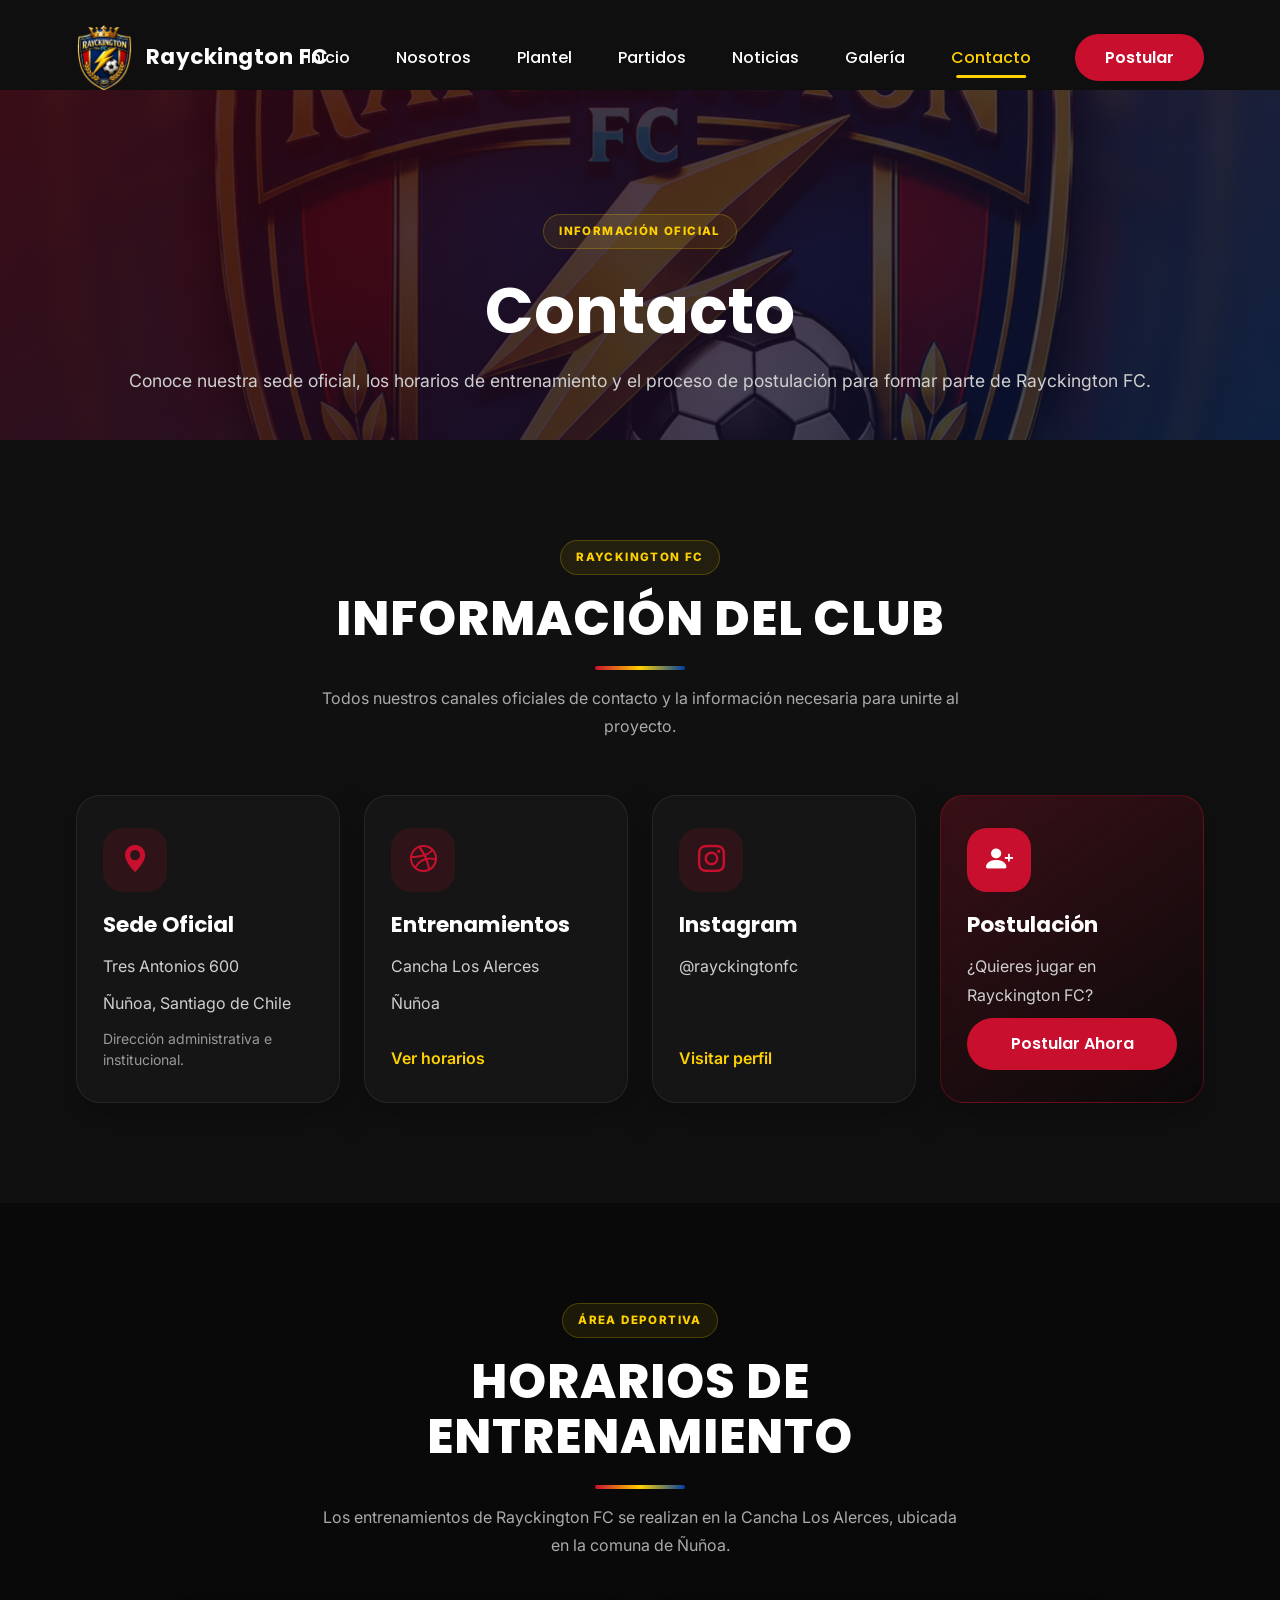
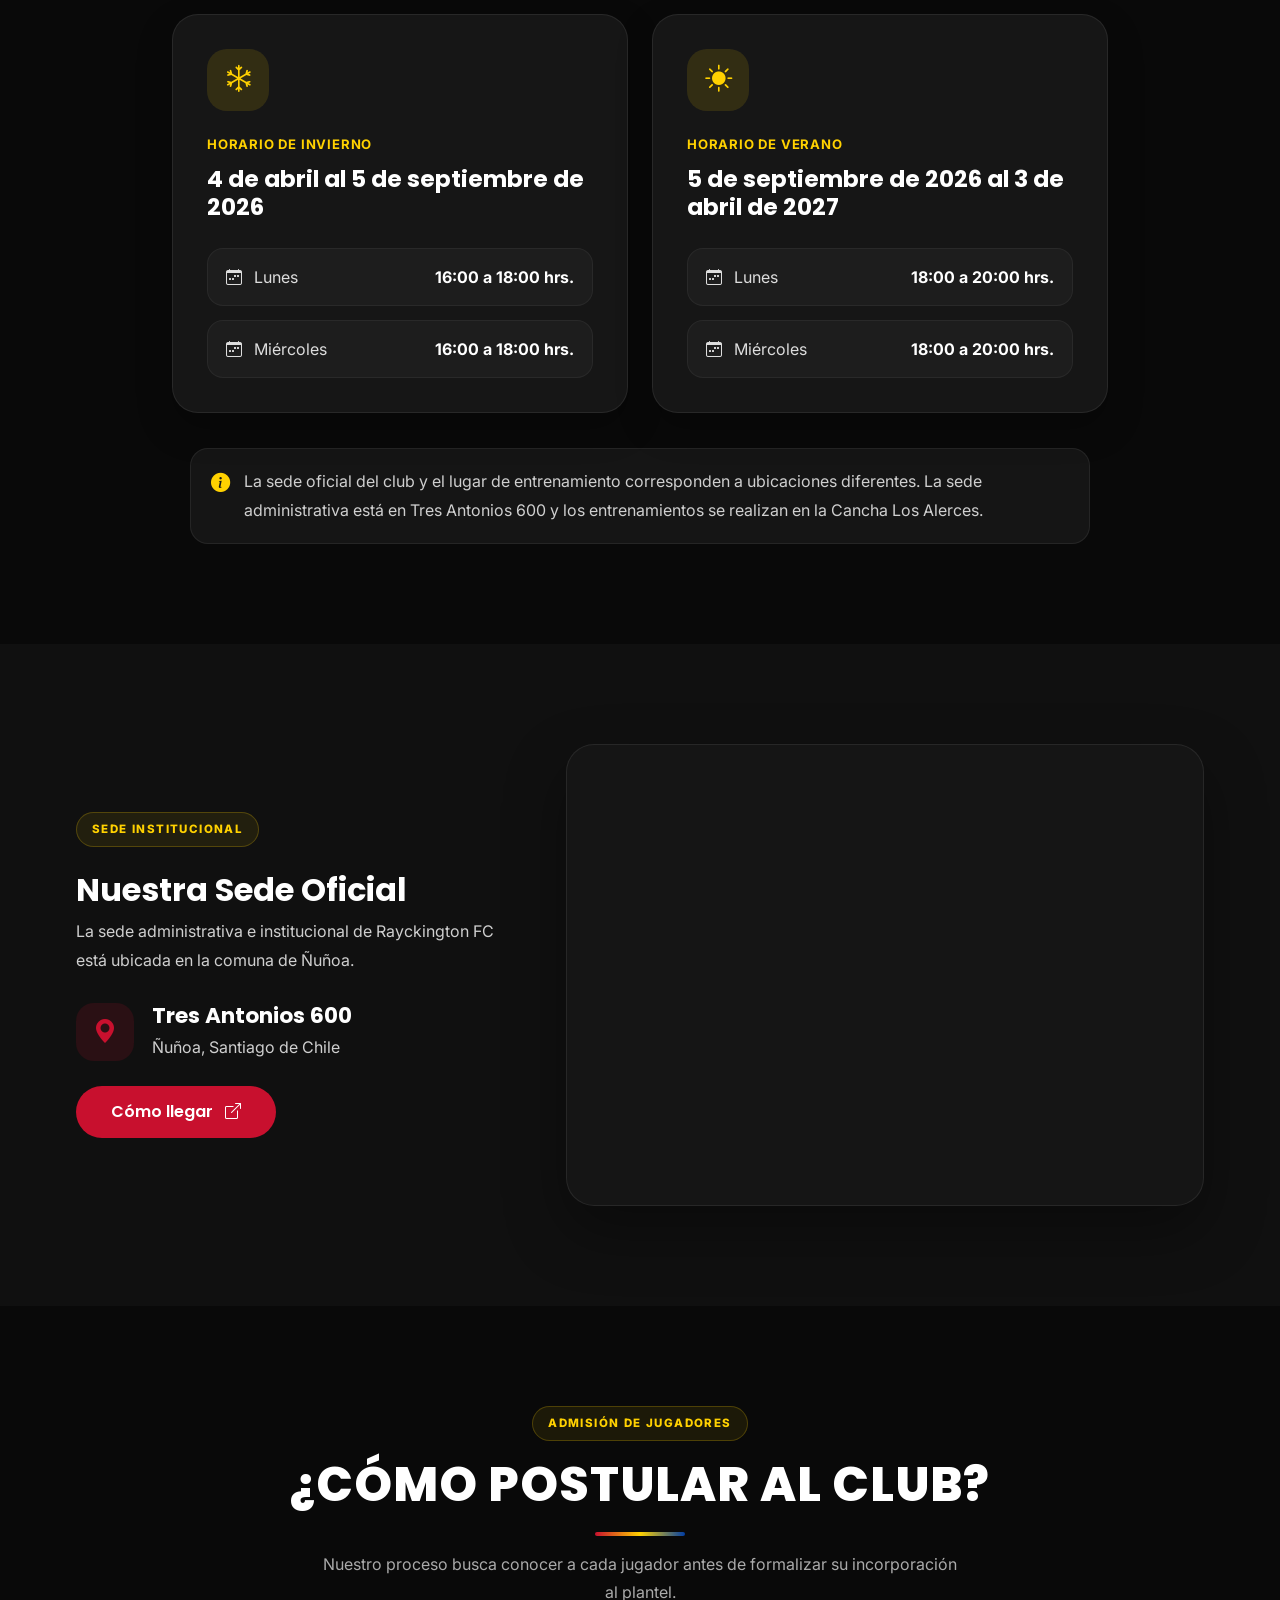
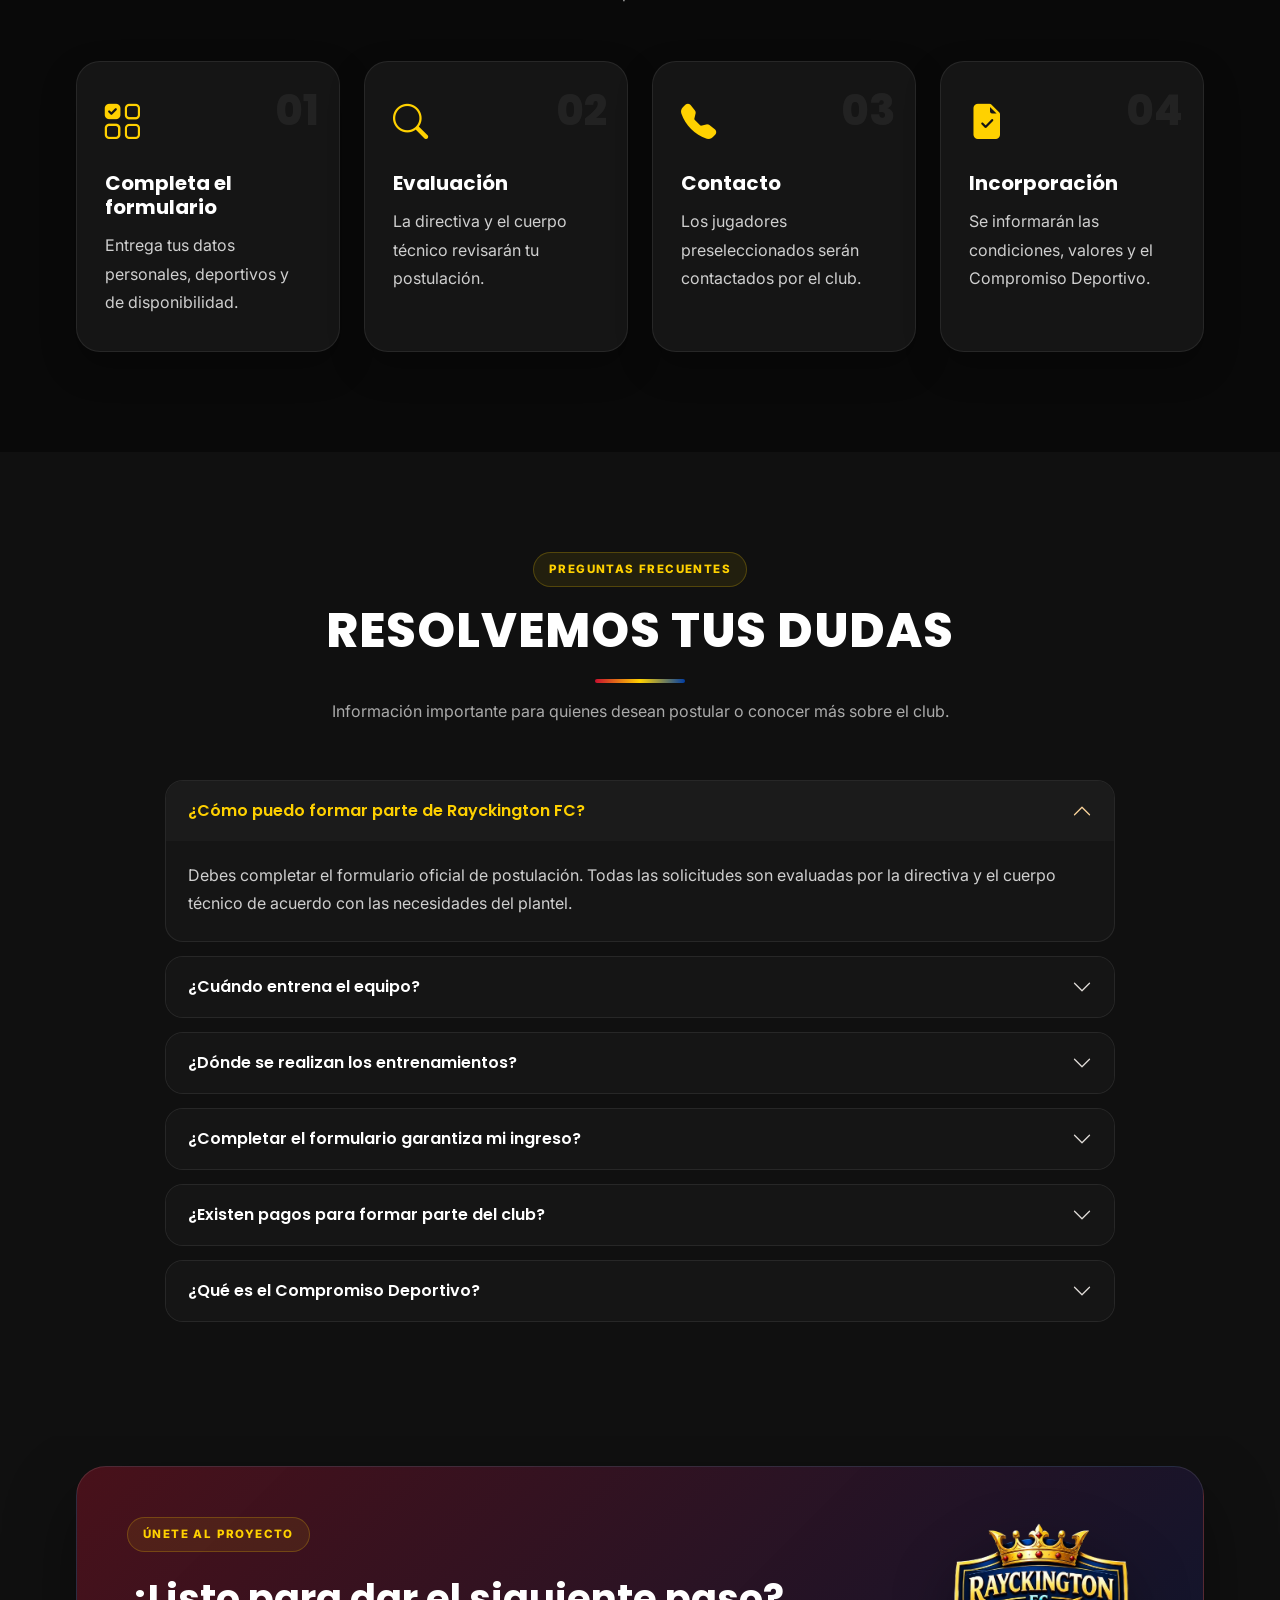
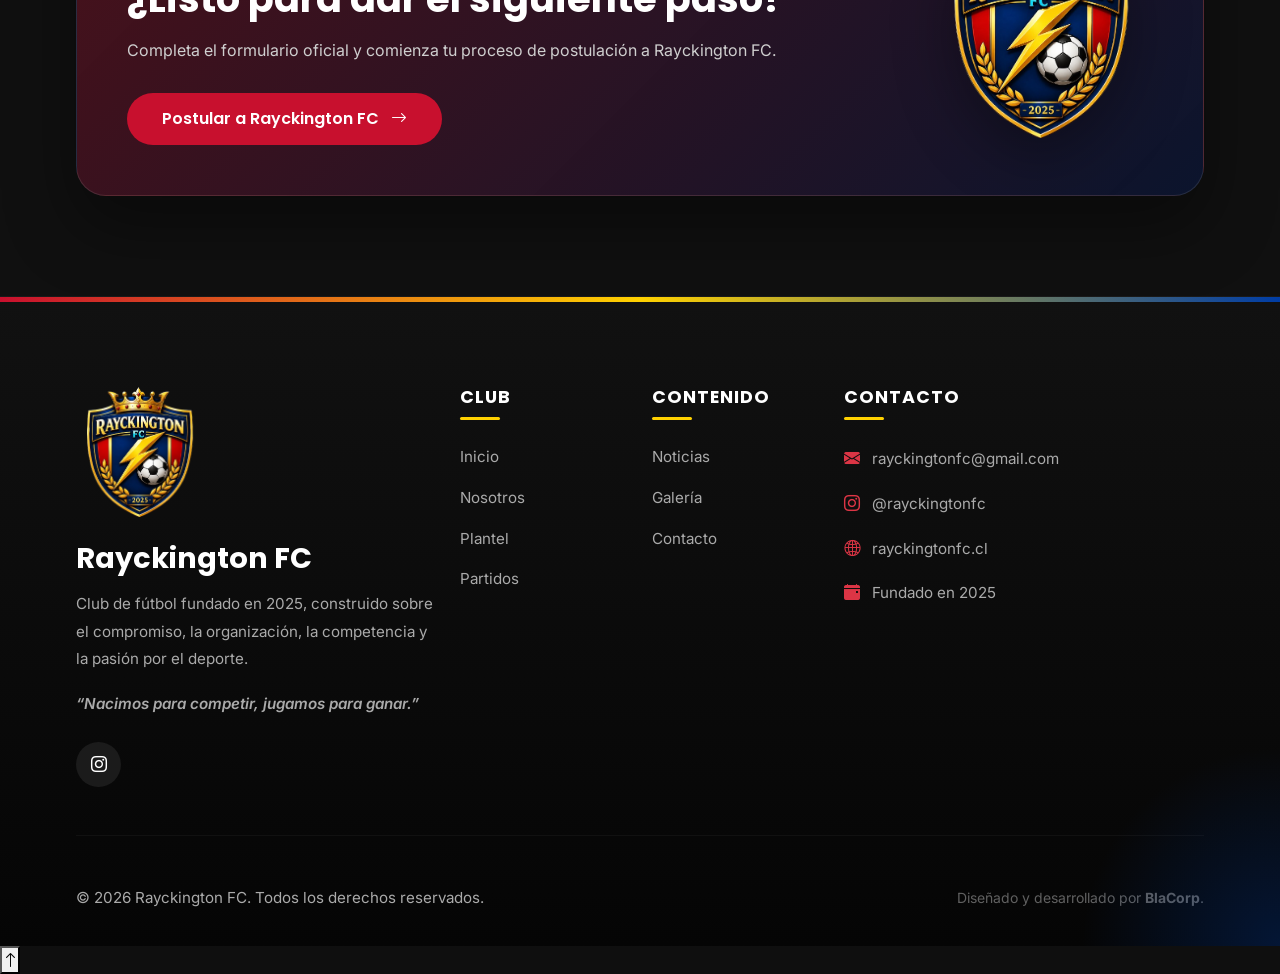
<file: contacto.html>
<!DOCTYPE html>

<html lang="es">

<head>

    <meta charset="UTF-8">

    <meta
        name="viewport"
        content="width=device-width, initial-scale=1.0">

    <title>Contacto | Rayckington FC</title>

    <meta
        name="description"
        content="Información oficial de Rayckington FC. Conoce nuestra sede, horarios de entrenamiento y proceso de postulación al club.">

    <!-- Bootstrap -->

    <link
        href="https://cdn.jsdelivr.net/npm/bootstrap@5.3.7/dist/css/bootstrap.min.css"
        rel="stylesheet">

    <!-- Bootstrap Icons -->

    <link
        href="https://cdn.jsdelivr.net/npm/bootstrap-icons@1.13.1/font/bootstrap-icons.min.css"
        rel="stylesheet">

    <!-- Google Fonts -->

    <link
        rel="preconnect"
        href="https://fonts.googleapis.com">

    <link
        rel="preconnect"
        href="https://fonts.gstatic.com"
        crossorigin>

    <link
        href="https://fonts.googleapis.com/css2?family=Inter:wght@300;400;500;600&family=Poppins:wght@600;700;800&display=swap"
        rel="stylesheet">

    <!-- CSS -->

    <link rel="stylesheet" href="assets/css/style.css">

    <link rel="stylesheet" href="assets/css/navbar.css">

    <link rel="stylesheet" href="assets/css/hero.css">

    <link rel="stylesheet" href="assets/css/sections.css">

    <link rel="stylesheet" href="assets/css/footer.css">

    <link rel="stylesheet" href="assets/css/animations.css">

    <link rel="stylesheet" href="assets/css/responsive.css">

    <link rel="stylesheet" href="assets/css/pages.css">

    <link rel="stylesheet" href="assets/css/contacto.css">

    <!-- ===========================
         FAVICON
    ============================ -->

<link
    rel="icon"
    type="image/png"
    sizes="48x48"
    href="/assets/img/favicon/favicon-48x48.png?v=2">

<link
    rel="icon"
    type="image/png"
    sizes="192x192"
    href="/assets/img/favicon/favicon-192x192.png?v=2">

<link
    rel="apple-touch-icon"
    sizes="180x180"
    href="/assets/img/favicon/apple-touch-icon.png?v=2">

</head>


<body>

<!-- ===========================================
                    NAVBAR
=========================================== -->

<nav
    id="navbar"
    class="navbar navbar-expand-lg fixed-top navbar-club">

    <div class="container">

        <a
            class="navbar-brand"
            href="index.html">

            <img
                src="assets/img/logo/logo.png"
                alt="Logo Rayckington FC">

            <span>

                Rayckington FC

            </span>

        </a>

        <button
            class="navbar-toggler border-0 shadow-none"
            type="button"
            data-bs-toggle="collapse"
            data-bs-target="#menu">

            <i class="bi bi-list"></i>

        </button>

        <div
            class="collapse navbar-collapse"
            id="menu">

            <ul class="navbar-nav ms-auto align-items-lg-center">

                <li class="nav-item">

                    <a
                        class="nav-link"
                        href="index.html">

                        Inicio

                    </a>

                </li>

                <li class="nav-item">

                    <a
                        class="nav-link"
                        href="nosotros.html">

                        Nosotros

                    </a>

                </li>

                <li class="nav-item">

                    <a
                        class="nav-link"
                        href="plantel.html">

                        Plantel

                    </a>

                </li>

                <li class="nav-item">

                    <a
                        class="nav-link"
                        href="partidos.html">

                        Partidos

                    </a>

                </li>

                <li class="nav-item">

                    <a
                        class="nav-link"
                        href="noticias.html">

                        Noticias

                    </a>

                </li>

                <li class="nav-item">

                    <a
                        class="nav-link"
                        href="galeria.html">

                        Galería

                    </a>

                </li>

                <li class="nav-item">

                    <a
                        class="nav-link active"
                        href="contacto.html">

                        Contacto

                    </a>

                </li>

                <li class="nav-item ms-lg-3">

                    <a
                        class="btn-club"
                        href="https://forms.gle/1FrN18m1hEyt9Wrr7"
                        target="_blank"
                        rel="noopener noreferrer">

                        Postular

                    </a>

                </li>

            </ul>

        </div>

    </div>

</nav>

<main>

<!-- ===========================================
                    HERO
=========================================== -->

<section class="page-header">

    <div class="container">

        <span class="club-badge">

            Información Oficial

        </span>

        <h1 class="mt-4">

            Contacto

        </h1>

        <p>

            Conoce nuestra sede oficial, los horarios de entrenamiento
            y el proceso de postulación para formar parte de
            Rayckington FC.

        </p>

    </div>

</section>

<!-- ===========================================
            INFORMACIÓN PRINCIPAL
=========================================== -->

<section class="section">

    <div class="container">

        <div class="section-title">

            <span class="club-badge">

                Rayckington FC

            </span>

            <h2 class="mt-3">

                Información del Club

            </h2>

            <p>

                Todos nuestros canales oficiales de contacto
                y la información necesaria para unirte al proyecto.

            </p>

        </div>

        <div class="row g-4">

            <!-- SEDE -->

            <div class="col-lg-3 col-md-6">

                <article class="contact-card">

                    <div class="contact-icon">

                        <i class="bi bi-geo-alt-fill"></i>

                    </div>

                    <h3>

                        Sede Oficial

                    </h3>

                    <p>

                        Tres Antonios 600

                    </p>

                    <p>

                        Ñuñoa, Santiago de Chile

                    </p>

                    <small>

                        Dirección administrativa e institucional.

                    </small>

                </article>

            </div>

            <!-- ENTRENAMIENTOS -->

            <div class="col-lg-3 col-md-6">

                <article class="contact-card">

                    <div class="contact-icon">

                        <i class="bi bi-dribbble"></i>

                    </div>

                    <h3>

                        Entrenamientos

                    </h3>

                    <p>

                        Cancha Los Alerces

                    </p>

                    <p>

                        Ñuñoa

                    </p>

                    <a
                        href="#horarios"
                        class="contact-link">

                        Ver horarios

                    </a>

                </article>

            </div>

            <!-- INSTAGRAM -->

            <div class="col-lg-3 col-md-6">

                <article class="contact-card">

                    <div class="contact-icon">

                        <i class="bi bi-instagram"></i>

                    </div>

                    <h3>

                        Instagram

                    </h3>

                    <p>

                        @rayckingtonfc

                    </p>

                    <a
                        href="https://www.instagram.com/rayckingtonfc/"
                        target="_blank"
                        class="contact-link">

                        Visitar perfil

                    </a>

                </article>

            </div>

            <!-- POSTULACIÓN -->

            <div class="col-lg-3 col-md-6">

                <article class="contact-card featured-card">

                    <div class="contact-icon">

                        <i class="bi bi-person-plus-fill"></i>

                    </div>

                    <h3>

                        Postulación

                    </h3>

                    <p>

                        ¿Quieres jugar en Rayckington FC?

                    </p>

                    <a
                        href="https://forms.gle/1FrN18m1hEyt9Wrr7"
                        target="_blank"
                        class="btn btn-primary-club">

                        Postular Ahora

                    </a>

                </article>

            </div>

        </div>

    </div>

</section>
<!-- ===========================================
            HORARIOS DE ENTRENAMIENTO
=========================================== -->

<section
    id="horarios"
    class="section dark">

    <div class="container">

        <div class="section-title">

            <span class="club-badge">

                Área Deportiva

            </span>

            <h2 class="mt-3">

                Horarios de Entrenamiento

            </h2>

            <p>

                Los entrenamientos de Rayckington FC se realizan
                en la Cancha Los Alerces, ubicada en la comuna de Ñuñoa.

            </p>

        </div>

        <div class="row justify-content-center g-4">

            <!-- HORARIO INVIERNO -->

            <div class="col-lg-5 col-md-6">

                <article class="schedule-card">

                    <div class="schedule-icon">

                        <i class="bi bi-snow"></i>

                    </div>

                    <span class="schedule-season">

                        Horario de Invierno

                    </span>

                    <h3>

                        4 de abril al 5 de septiembre de 2026

                    </h3>

                    <div class="schedule-list">

                        <div class="schedule-item">

                            <span>

                                <i class="bi bi-calendar-week me-2"></i>

                                Lunes

                            </span>

                            <strong>

                                16:00 a 18:00 hrs.

                            </strong>

                        </div>

                        <div class="schedule-item">

                            <span>

                                <i class="bi bi-calendar-week me-2"></i>

                                Miércoles

                            </span>

                            <strong>

                                16:00 a 18:00 hrs.

                            </strong>

                        </div>

                    </div>

                </article>

            </div>

            <!-- HORARIO VERANO -->

            <div class="col-lg-5 col-md-6">

                <article class="schedule-card">

                    <div class="schedule-icon">

                        <i class="bi bi-sun-fill"></i>

                    </div>

                    <span class="schedule-season">

                        Horario de Verano

                    </span>

                    <h3>

                        5 de septiembre de 2026 al 3 de abril de 2027

                    </h3>

                    <div class="schedule-list">

                        <div class="schedule-item">

                            <span>

                                <i class="bi bi-calendar-week me-2"></i>

                                Lunes

                            </span>

                            <strong>

                                18:00 a 20:00 hrs.

                            </strong>

                        </div>

                        <div class="schedule-item">

                            <span>

                                <i class="bi bi-calendar-week me-2"></i>

                                Miércoles

                            </span>

                            <strong>

                                18:00 a 20:00 hrs.

                            </strong>

                        </div>

                    </div>

                </article>

            </div>

        </div>

        <div class="training-note">

            <i class="bi bi-info-circle-fill"></i>

            <p>

                La sede oficial del club y el lugar de entrenamiento
                corresponden a ubicaciones diferentes. La sede administrativa
                está en Tres Antonios 600 y los entrenamientos se realizan
                en la Cancha Los Alerces.

            </p>

        </div>

    </div>

</section>

<!-- ===========================================
                SEDE Y MAPA
=========================================== -->

<section class="section">

    <div class="container">

        <div class="row align-items-center g-5">

            <div class="col-lg-5">

                <span class="club-badge">

                    Sede Institucional

                </span>

                <h2 class="mt-4">

                    Nuestra Sede Oficial

                </h2>

                <p>

                    La sede administrativa e institucional de
                    Rayckington FC está ubicada en la comuna de Ñuñoa.

                </p>

                <div class="official-address">

                    <div class="official-address-icon">

                        <i class="bi bi-geo-alt-fill"></i>

                    </div>

                    <div>

                        <h3>

                            Tres Antonios 600

                        </h3>

                        <p class="mb-0">

                            Ñuñoa, Santiago de Chile

                        </p>

                    </div>

                </div>

                <a
                    href="https://www.google.com/maps/search/?api=1&query=Tres+Antonios+600+Ñuñoa"
                    target="_blank"
                    rel="noopener noreferrer"
                    class="btn btn-primary-club mt-4">

                    Cómo llegar

                    <i class="bi bi-box-arrow-up-right ms-2"></i>

                </a>

            </div>

            <div class="col-lg-7">

                <div class="map-container">

                    <iframe
                        src="https://www.google.com/maps?q=Tres%20Antonios%20600%2C%20%C3%91u%C3%B1oa%2C%20Santiago%2C%20Chile&output=embed"
                        width="100%"
                        height="460"
                        style="border:0;"
                        allowfullscreen=""
                        loading="lazy"
                        referrerpolicy="no-referrer-when-downgrade"
                        title="Sede oficial de Rayckington FC">
                    </iframe>

                </div>

            </div>

        </div>

    </div>

</section>

<!-- ===========================================
        PROCESO DE POSTULACIÓN
=========================================== -->

<section class="section dark">

    <div class="container">

        <div class="section-title">

            <span class="club-badge">

                Admisión de Jugadores

            </span>

            <h2 class="mt-3">

                ¿Cómo Postular al Club?

            </h2>

            <p>

                Nuestro proceso busca conocer a cada jugador
                antes de formalizar su incorporación al plantel.

            </p>

        </div>

        <div class="row g-4">

            <div class="col-lg-3 col-md-6">

                <article class="process-card">

                    <span class="process-number">

                        01

                    </span>

                    <i class="bi bi-ui-checks-grid"></i>

                    <h3>

                        Completa el formulario

                    </h3>

                    <p>

                        Entrega tus datos personales,
                        deportivos y de disponibilidad.

                    </p>

                </article>

            </div>

            <div class="col-lg-3 col-md-6">

                <article class="process-card">

                    <span class="process-number">

                        02

                    </span>

                    <i class="bi bi-search"></i>

                    <h3>

                        Evaluación

                    </h3>

                    <p>

                        La directiva y el cuerpo técnico
                        revisarán tu postulación.

                    </p>

                </article>

            </div>

            <div class="col-lg-3 col-md-6">

                <article class="process-card">

                    <span class="process-number">

                        03

                    </span>

                    <i class="bi bi-telephone-fill"></i>

                    <h3>

                        Contacto

                    </h3>

                    <p>

                        Los jugadores preseleccionados
                        serán contactados por el club.

                    </p>

                </article>

            </div>

            <div class="col-lg-3 col-md-6">

                <article class="process-card">

                    <span class="process-number">

                        04

                    </span>

                    <i class="bi bi-file-earmark-check-fill"></i>

                    <h3>

                        Incorporación

                    </h3>

                    <p>

                        Se informarán las condiciones,
                        valores y el Compromiso Deportivo.

                    </p>

                </article>

            </div>

        </div>

    </div>

</section>

<!-- ===========================================
        PREGUNTAS FRECUENTES
=========================================== -->

<section class="section">

    <div class="container">

        <div class="section-title">

            <span class="club-badge">

                Preguntas Frecuentes

            </span>

            <h2 class="mt-3">

                Resolvemos tus Dudas

            </h2>

            <p>

                Información importante para quienes desean
                postular o conocer más sobre el club.

            </p>

        </div>

        <div
            class="accordion faq-accordion"
            id="preguntasFrecuentes">

            <!-- PREGUNTA 1 -->

            <div class="accordion-item">

                <h2 class="accordion-header">

                    <button
                        class="accordion-button"
                        type="button"
                        data-bs-toggle="collapse"
                        data-bs-target="#faqUno"
                        aria-expanded="true"
                        aria-controls="faqUno">

                        ¿Cómo puedo formar parte de Rayckington FC?

                    </button>

                </h2>

                <div
                    id="faqUno"
                    class="accordion-collapse collapse show"
                    data-bs-parent="#preguntasFrecuentes">

                    <div class="accordion-body">

                        Debes completar el formulario oficial de postulación.
                        Todas las solicitudes son evaluadas por la directiva
                        y el cuerpo técnico de acuerdo con las necesidades
                        del plantel.

                    </div>

                </div>

            </div>

            <!-- PREGUNTA 2 -->

            <div class="accordion-item">

                <h2 class="accordion-header">

                    <button
                        class="accordion-button collapsed"
                        type="button"
                        data-bs-toggle="collapse"
                        data-bs-target="#faqDos"
                        aria-expanded="false"
                        aria-controls="faqDos">

                        ¿Cuándo entrena el equipo?

                    </button>

                </h2>

                <div
                    id="faqDos"
                    class="accordion-collapse collapse"
                    data-bs-parent="#preguntasFrecuentes">

                    <div class="accordion-body">

                        Rayckington FC entrena los lunes y miércoles.
                        Los horarios cambian según la temporada de invierno
                        o verano y están publicados en esta misma página.

                    </div>

                </div>

            </div>

            <!-- PREGUNTA 3 -->

            <div class="accordion-item">

                <h2 class="accordion-header">

                    <button
                        class="accordion-button collapsed"
                        type="button"
                        data-bs-toggle="collapse"
                        data-bs-target="#faqTres"
                        aria-expanded="false"
                        aria-controls="faqTres">

                        ¿Dónde se realizan los entrenamientos?

                    </button>

                </h2>

                <div
                    id="faqTres"
                    class="accordion-collapse collapse"
                    data-bs-parent="#preguntasFrecuentes">

                    <div class="accordion-body">

                        Los entrenamientos se realizan en la
                        Cancha Los Alerces, en la comuna de Ñuñoa.
                        Esta ubicación es diferente de la sede
                        administrativa del club.

                    </div>

                </div>

            </div>

            <!-- PREGUNTA 4 -->

            <div class="accordion-item">

                <h2 class="accordion-header">

                    <button
                        class="accordion-button collapsed"
                        type="button"
                        data-bs-toggle="collapse"
                        data-bs-target="#faqCuatro"
                        aria-expanded="false"
                        aria-controls="faqCuatro">

                        ¿Completar el formulario garantiza mi ingreso?

                    </button>

                </h2>

                <div
                    id="faqCuatro"
                    class="accordion-collapse collapse"
                    data-bs-parent="#preguntasFrecuentes">

                    <div class="accordion-body">

                        No. El formulario corresponde a una postulación.
                        La incorporación dependerá de la evaluación realizada
                        por la directiva y el cuerpo técnico, además de las
                        necesidades deportivas del club.

                    </div>

                </div>

            </div>

            <!-- PREGUNTA 5 -->

            <div class="accordion-item">

                <h2 class="accordion-header">

                    <button
                        class="accordion-button collapsed"
                        type="button"
                        data-bs-toggle="collapse"
                        data-bs-target="#faqCinco"
                        aria-expanded="false"
                        aria-controls="faqCinco">

                        ¿Existen pagos para formar parte del club?

                    </button>

                </h2>

                <div
                    id="faqCinco"
                    class="accordion-collapse collapse"
                    data-bs-parent="#preguntasFrecuentes">

                    <div class="accordion-body">

                        Sí. Los jugadores aceptados deben cumplir con el pago
                        de la mensualidad correspondiente y adquirir el
                        uniforme oficial. Los valores vigentes y las
                        condiciones serán informados antes de formalizar
                        la incorporación.

                    </div>

                </div>

            </div>

            <!-- PREGUNTA 6 -->

            <div class="accordion-item">

                <h2 class="accordion-header">

                    <button
                        class="accordion-button collapsed"
                        type="button"
                        data-bs-toggle="collapse"
                        data-bs-target="#faqSeis"
                        aria-expanded="false"
                        aria-controls="faqSeis">

                        ¿Qué es el Compromiso Deportivo?

                    </button>

                </h2>

                <div
                    id="faqSeis"
                    class="accordion-collapse collapse"
                    data-bs-parent="#preguntasFrecuentes">

                    <div class="accordion-body">

                        Es el documento que establece los derechos,
                        responsabilidades, normas internas y condiciones
                        que regulan la participación del jugador dentro
                        de Rayckington FC.

                    </div>

                </div>

            </div>

        </div>

    </div>

</section>

<!-- ===========================================
        LLAMADO FINAL A POSTULAR
=========================================== -->

<section class="section contact-cta-section">

    <div class="container">

        <div class="contact-cta">

            <div class="contact-cta-content">

                <span class="club-badge">

                    Únete al Proyecto

                </span>

                <h2>

                    ¿Listo para dar el siguiente paso?

                </h2>

                <p>

                    Completa el formulario oficial y comienza
                    tu proceso de postulación a Rayckington FC.

                </p>

                <a
                    href="https://forms.gle/1FrN18m1hEyt9Wrr7"
                    target="_blank"
                    rel="noopener noreferrer"
                    class="btn btn-primary-club">

                    Postular a Rayckington FC

                    <i class="bi bi-arrow-right ms-2"></i>

                </a>

            </div>

            <div class="contact-cta-logo">

                <img
                    src="assets/img/logo/logo.png"
                    alt="Escudo Rayckington FC">

            </div>

        </div>

    </div>

</section>

</main>

<!-- =======================================
                FOOTER
======================================== -->

<footer>

    <div class="container">

        <div class="row gy-5">

            <!-- =======================================
                 IDENTIDAD DEL CLUB
            ======================================== -->

            <div class="col-lg-4">

                <img
                    src="assets/img/logo/logo.png"
                    alt="Escudo oficial de Rayckington FC"
                    class="mb-4">

                <h3>
                    Rayckington FC
                </h3>

                <p>
                    Club de fútbol fundado en 2025,
                    construido sobre el compromiso,
                    la organización, la competencia
                    y la pasión por el deporte.
                </p>

                <p class="footer-lema">
                    “Nacimos para competir, jugamos para ganar.”
                </p>

                <!-- REDES SOCIALES -->

                <div class="social d-flex gap-3 mt-4">

                    <a
                        href="https://www.instagram.com/rayckingtonfc/"
                        target="_blank"
                        rel="noopener noreferrer"
                        aria-label="Instagram oficial de Rayckington FC">

                        <i class="bi bi-instagram"></i>

                    </a>

                </div>

            </div>


            <!-- =======================================
                 CLUB
            ======================================== -->

            <div class="col-lg-2 col-md-6">

                <h5 class="mb-4">
                    Club
                </h5>

                <ul class="list-unstyled">

                    <li class="mb-3">
                        <a href="index.html">
                            Inicio
                        </a>
                    </li>

                    <li class="mb-3">
                        <a href="nosotros.html">
                            Nosotros
                        </a>
                    </li>

                    <li class="mb-3">
                        <a href="plantel.html">
                            Plantel
                        </a>
                    </li>

                    <li class="mb-3">
                        <a href="partidos.html">
                            Partidos
                        </a>
                    </li>

                </ul>

            </div>


            <!-- =======================================
                 CONTENIDO
            ======================================== -->

            <div class="col-lg-2 col-md-6">

                <h5 class="mb-4">
                    Contenido
                </h5>

                <ul class="list-unstyled">

                    <li class="mb-3">
                        <a href="noticias.html">
                            Noticias
                        </a>
                    </li>

                    <li class="mb-3">
                        <a href="galeria.html">
                            Galería
                        </a>
                    </li>

                    <li class="mb-3">
                        <a href="contacto.html">
                            Contacto
                        </a>
                    </li>

                </ul>

            </div>


            <!-- =======================================
                 CONTACTO
            ======================================== -->

            <div class="col-lg-4">

                <h5 class="mb-4">
                    Contacto
                </h5>

                <p>

                    <i class="bi bi-envelope-fill text-danger me-2"></i>

                    <a href="mailto:rayckingtonfc@gmail.com">
                        rayckingtonfc@gmail.com
                    </a>

                </p>

                <p>

                    <i class="bi bi-instagram text-danger me-2"></i>

                    <a
                        href="https://www.instagram.com/rayckingtonfc/"
                        target="_blank"
                        rel="noopener noreferrer">

                        @rayckingtonfc

                    </a>

                </p>

                <p>

                    <i class="bi bi-globe2 text-danger me-2"></i>

                    <a href="https://rayckingtonfc.cl">
                        rayckingtonfc.cl
                    </a>

                </p>

                <p>

                    <i class="bi bi-calendar-event-fill text-danger me-2"></i>

                    Fundado en 2025

                </p>

            </div>

        </div>


        <!-- =======================================
                 SEPARADOR
        ======================================== -->

        <hr class="my-5">


        <!-- =======================================
                 FOOTER INFERIOR
        ======================================== -->

        <div class="row align-items-center gy-3">

            <div class="col-md-6">

                <p class="mb-0">

                    © <span id="year"></span>
                    Rayckington FC.
                    Todos los derechos reservados.

                </p>

            </div>


            <div class="col-md-6 text-md-end">

                <small class="footer-developer">

                    Diseñado y desarrollado por
                    <strong>BlaCorp</strong>.

                </small>

            </div>

        </div>

    </div>

</footer>


<!-- ===========================================
                    SCRIPTS
=========================================== -->

<script
    src="https://cdn.jsdelivr.net/npm/bootstrap@5.3.7/dist/js/bootstrap.bundle.min.js">
</script>

<script src="assets/js/main.js"></script>

</body>

</html>
</file>
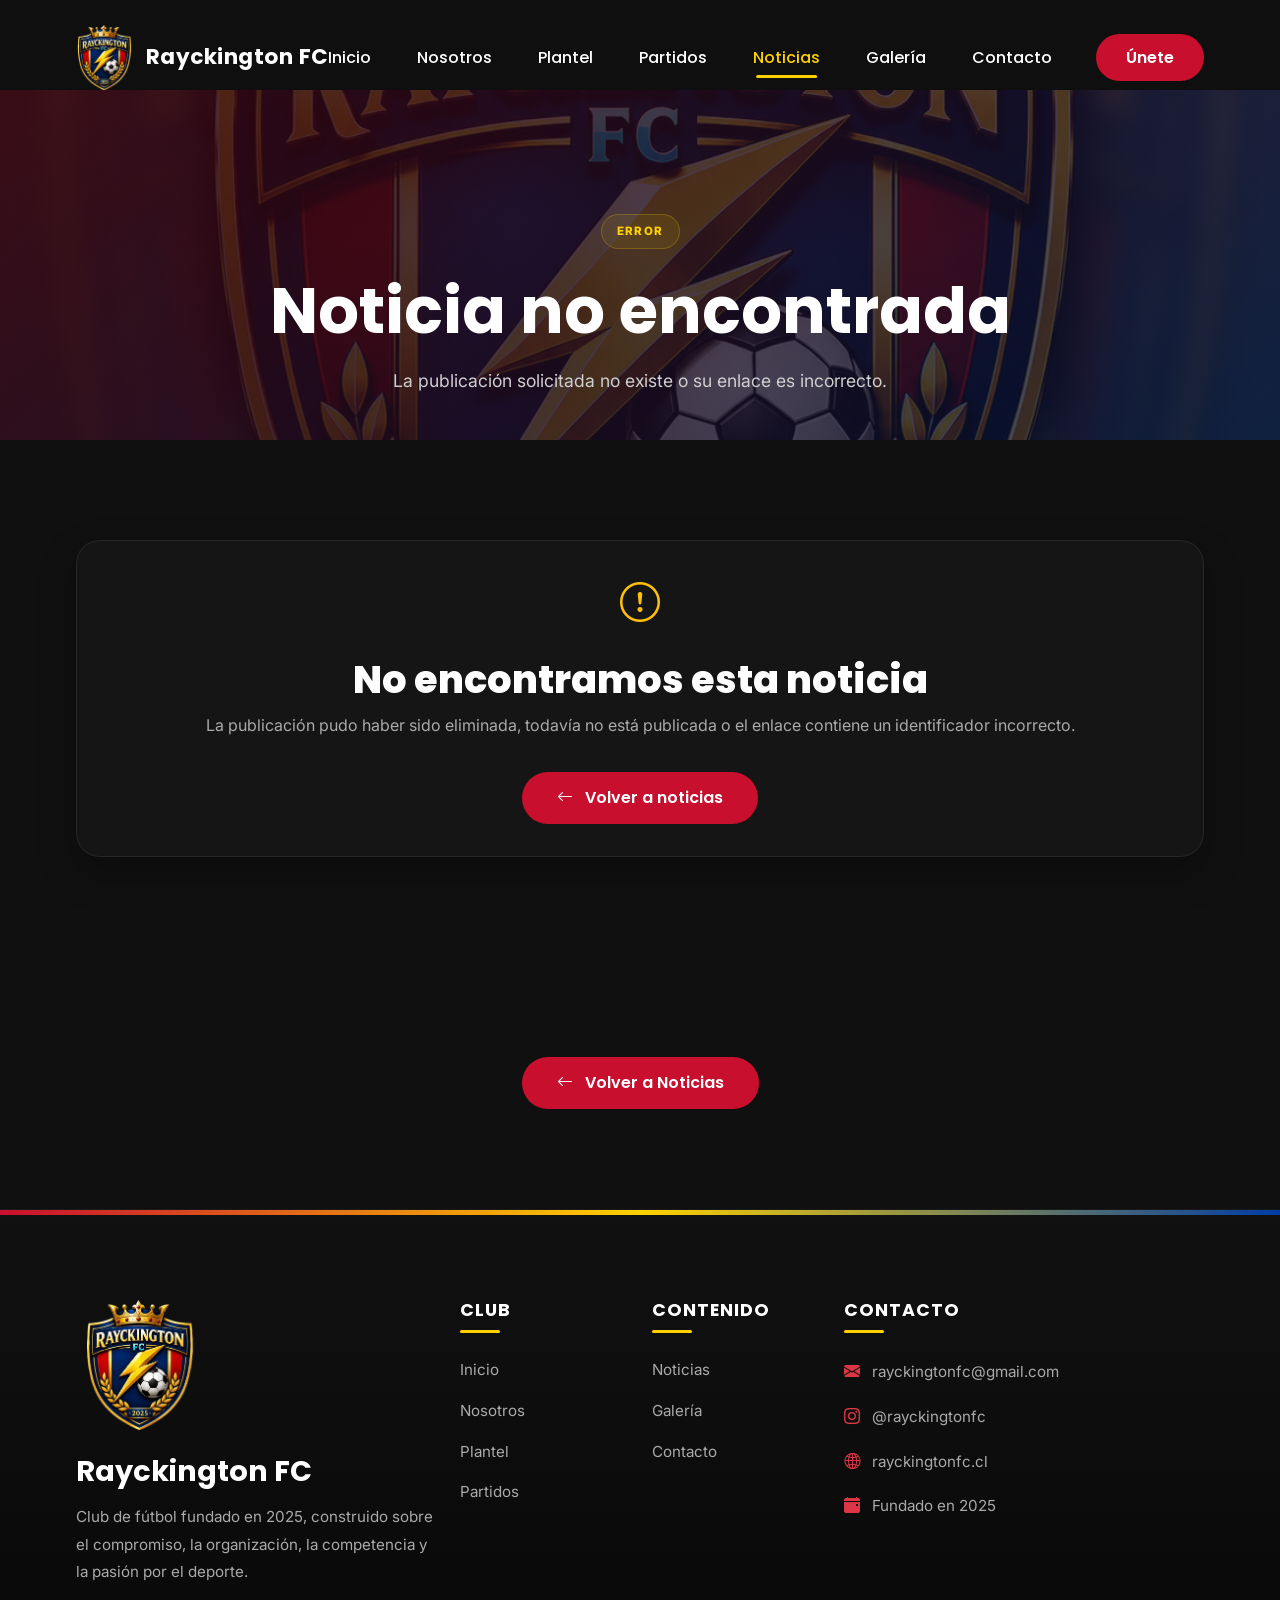
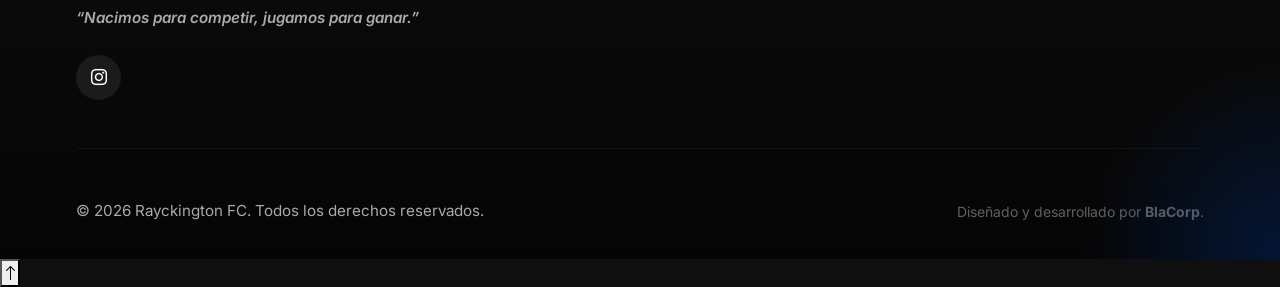
<file: noticia.html>
<!DOCTYPE html>
<html lang="es">

<head>

    <meta charset="UTF-8">

    <meta name="viewport" content="width=device-width, initial-scale=1.0">

    <title>Noticia | Rayckington FC</title>

    <meta
        name="description"
        content="Noticia oficial de Rayckington FC.">

    <!-- Bootstrap -->

    <link
        href="https://cdn.jsdelivr.net/npm/bootstrap@5.3.7/dist/css/bootstrap.min.css"
        rel="stylesheet">

    <!-- Bootstrap Icons -->

    <link
        href="https://cdn.jsdelivr.net/npm/bootstrap-icons@1.13.1/font/bootstrap-icons.min.css"
        rel="stylesheet">

    <!-- Google Fonts -->

    <link rel="preconnect" href="https://fonts.googleapis.com">

    <link rel="preconnect" href="https://fonts.gstatic.com" crossorigin>

    <link
        href="https://fonts.googleapis.com/css2?family=Inter:wght@300;400;500;600&family=Poppins:wght@600;700;800&display=swap"
        rel="stylesheet">

    <!-- CSS general -->

    <link rel="stylesheet" href="assets/css/style.css">

    <link rel="stylesheet" href="assets/css/navbar.css">

    <link rel="stylesheet" href="assets/css/hero.css">

    <link rel="stylesheet" href="assets/css/sections.css">

    <link rel="stylesheet" href="assets/css/footer.css">

    <link rel="stylesheet" href="assets/css/animations.css">

    <link rel="stylesheet" href="assets/css/responsive.css">

    <link rel="stylesheet" href="assets/css/pages.css">

    <!-- CSS de noticias -->

    <link rel="stylesheet" href="assets/css/noticias.css">
    
    <!-- ===========================
         FAVICON
    ============================ -->

<link
    rel="icon"
    type="image/png"
    sizes="48x48"
    href="/assets/img/favicon/favicon-48x48.png?v=2">

<link
    rel="icon"
    type="image/png"
    sizes="192x192"
    href="/assets/img/favicon/favicon-192x192.png?v=2">

<link
    rel="apple-touch-icon"
    sizes="180x180"
    href="/assets/img/favicon/apple-touch-icon.png?v=2">

</head>

<body>

<!-- ======================================
                NAVBAR
====================================== -->

<nav
    id="navbar"
    class="navbar navbar-expand-lg fixed-top navbar-club">

    <div class="container">

        <a
            class="navbar-brand"
            href="index.html">

            <img
                src="assets/img/logo/logo.png"
                alt="Logo Rayckington FC">

            <span>
                Rayckington FC
            </span>

        </a>

        <button
            class="navbar-toggler border-0 shadow-none"
            type="button"
            data-bs-toggle="collapse"
            data-bs-target="#menu"
            aria-controls="menu"
            aria-expanded="false"
            aria-label="Abrir menú">

            <i class="bi bi-list"></i>

        </button>

        <div
            class="collapse navbar-collapse"
            id="menu">

            <ul class="navbar-nav ms-auto align-items-lg-center">

                <li class="nav-item">

                    <a
                        class="nav-link"
                        href="index.html">

                        Inicio

                    </a>

                </li>

                <li class="nav-item">

                    <a
                        class="nav-link"
                        href="nosotros.html">

                        Nosotros

                    </a>

                </li>

                <li class="nav-item">

                    <a
                        class="nav-link"
                        href="plantel.html">

                        Plantel

                    </a>

                </li>

                <li class="nav-item">

                    <a
                        class="nav-link"
                        href="partidos.html">

                        Partidos

                    </a>

                </li>

                <li class="nav-item">

                    <a
                        class="nav-link active"
                        href="noticias.html">

                        Noticias

                    </a>

                </li>

                <li class="nav-item">

                    <a
                        class="nav-link"
                        href="galeria.html">

                        Galería

                    </a>

                </li>

                <li class="nav-item">

                    <a
                        class="nav-link"
                        href="contacto.html">

                        Contacto

                    </a>

                </li>

                <li class="nav-item ms-lg-3">

                    <a
                        class="btn-club"
                        href="contacto.html">

                        Únete

                    </a>

                </li>

            </ul>

        </div>

    </div>

</nav>

<main>

<!-- ======================================
            HERO DINÁMICO
====================================== -->

<section class="page-header">

    <div class="container">

        <span
            class="club-badge"
            id="detalle-categoria">

            Actualidad

        </span>

        <h1
            class="mt-4"
            id="detalle-titulo">

            Cargando noticia...

        </h1>

        <p id="detalle-resumen">

            Estamos preparando el contenido de esta publicación.

        </p>

    </div>

</section>

<!-- ======================================
            ESTADO DE CARGA
====================================== -->

<section
    id="detalle-cargando"
    class="section">

    <div class="container text-center">

        <div
            class="spinner-border text-warning"
            role="status"
            aria-hidden="true">

        </div>

        <p class="mt-3 mb-0">

            Cargando noticia...

        </p>

    </div>

</section>

<!-- ======================================
        CONTENIDO DE LA NOTICIA
====================================== -->

<section class="section">

    <div class="container">

        <div id="detalle-noticia">

            <!-- Se genera automáticamente desde noticias.json -->

        </div>

    </div>

</section>

<!-- ======================================
        NOTICIAS RELACIONADAS
====================================== -->

<section
    id="seccion-relacionadas"
    class="section dark"
    hidden>

    <div class="container">

        <div class="section-title">

            <span class="club-badge">

                Más información

            </span>

            <h2 class="mt-3">

                Noticias Relacionadas

            </h2>

            <p>

                Continúa informándote sobre la actualidad
                de Rayckington FC.

            </p>

        </div>

        <div
            id="noticias-relacionadas"
            class="row g-4">

            <!-- Se generan automáticamente -->

        </div>

    </div>

</section>

<!-- ======================================
        VOLVER A NOTICIAS
====================================== -->

<section class="section">

    <div class="container text-center">

        <a
            href="noticias.html"
            class="btn btn-primary-club">

            <i class="bi bi-arrow-left me-2"></i>

            Volver a Noticias

        </a>

    </div>

</section>

</main>

<!-- =======================================
                FOOTER
======================================== -->

<footer>

    <div class="container">

        <div class="row gy-5">

            <!-- =======================================
                 IDENTIDAD DEL CLUB
            ======================================== -->

            <div class="col-lg-4">

                <img
                    src="assets/img/logo/logo.png"
                    alt="Escudo oficial de Rayckington FC"
                    class="mb-4">

                <h3>
                    Rayckington FC
                </h3>

                <p>
                    Club de fútbol fundado en 2025,
                    construido sobre el compromiso,
                    la organización, la competencia
                    y la pasión por el deporte.
                </p>

                <p class="footer-lema">
                    “Nacimos para competir, jugamos para ganar.”
                </p>

                <!-- REDES SOCIALES -->

                <div class="social d-flex gap-3 mt-4">

                    <a
                        href="https://www.instagram.com/rayckingtonfc/"
                        target="_blank"
                        rel="noopener noreferrer"
                        aria-label="Instagram oficial de Rayckington FC">

                        <i class="bi bi-instagram"></i>

                    </a>

                </div>

            </div>


            <!-- =======================================
                 CLUB
            ======================================== -->

            <div class="col-lg-2 col-md-6">

                <h5 class="mb-4">
                    Club
                </h5>

                <ul class="list-unstyled">

                    <li class="mb-3">
                        <a href="index.html">
                            Inicio
                        </a>
                    </li>

                    <li class="mb-3">
                        <a href="nosotros.html">
                            Nosotros
                        </a>
                    </li>

                    <li class="mb-3">
                        <a href="plantel.html">
                            Plantel
                        </a>
                    </li>

                    <li class="mb-3">
                        <a href="partidos.html">
                            Partidos
                        </a>
                    </li>

                </ul>

            </div>


            <!-- =======================================
                 CONTENIDO
            ======================================== -->

            <div class="col-lg-2 col-md-6">

                <h5 class="mb-4">
                    Contenido
                </h5>

                <ul class="list-unstyled">

                    <li class="mb-3">
                        <a href="noticias.html">
                            Noticias
                        </a>
                    </li>

                    <li class="mb-3">
                        <a href="galeria.html">
                            Galería
                        </a>
                    </li>

                    <li class="mb-3">
                        <a href="contacto.html">
                            Contacto
                        </a>
                    </li>

                </ul>

            </div>


            <!-- =======================================
                 CONTACTO
            ======================================== -->

            <div class="col-lg-4">

                <h5 class="mb-4">
                    Contacto
                </h5>

                <p>

                    <i class="bi bi-envelope-fill text-danger me-2"></i>

                    <a href="mailto:rayckingtonfc@gmail.com">
                        rayckingtonfc@gmail.com
                    </a>

                </p>

                <p>

                    <i class="bi bi-instagram text-danger me-2"></i>

                    <a
                        href="https://www.instagram.com/rayckingtonfc/"
                        target="_blank"
                        rel="noopener noreferrer">

                        @rayckingtonfc

                    </a>

                </p>

                <p>

                    <i class="bi bi-globe2 text-danger me-2"></i>

                    <a href="https://rayckingtonfc.cl">
                        rayckingtonfc.cl
                    </a>

                </p>

                <p>

                    <i class="bi bi-calendar-event-fill text-danger me-2"></i>

                    Fundado en 2025

                </p>

            </div>

        </div>


        <!-- =======================================
                 SEPARADOR
        ======================================== -->

        <hr class="my-5">


        <!-- =======================================
                 FOOTER INFERIOR
        ======================================== -->

        <div class="row align-items-center gy-3">

            <div class="col-md-6">

                <p class="mb-0">

                    © <span id="year"></span>
                    Rayckington FC.
                    Todos los derechos reservados.

                </p>

            </div>


            <div class="col-md-6 text-md-end">

                <small class="footer-developer">

                    Diseñado y desarrollado por
                    <strong>BlaCorp</strong>.

                </small>

            </div>

        </div>

    </div>

</footer>


<!-- ======================================
                SCRIPTS
====================================== -->

<script
    src="https://cdn.jsdelivr.net/npm/bootstrap@5.3.7/dist/js/bootstrap.bundle.min.js">
</script>

<script src="assets/js/main.js"></script>

<script src="assets/js/noticias.js"></script>

</body>

</html>
</file>
<file: assets/css/style.css>
/* ===================================================
   RAYCKINGTON FC
   STYLE CSS - GLOBAL
=================================================== */


/* ===================================================
   VARIABLES DEL CLUB
=================================================== */

:root{

    --red:#C8102E;

    --blue:#003DA5;

    --yellow:#FFD100;

    --black:#0F0F0F;

    --dark:#1B1B1B;

    --gray:#F4F4F4;

    --white:#FFFFFF;


    --gradient-primary:
    linear-gradient(
        135deg,
        var(--red),
        var(--blue)
    );


    --gradient-club:
    linear-gradient(
        90deg,
        var(--red),
        var(--yellow),
        var(--blue)
    );


    --shadow-soft:
    0 15px 40px rgba(0,0,0,.15);


    --radius:
    20px;

}


/* ===================================================
   RESET
=================================================== */


*{

    margin:0;

    padding:0;

    box-sizing:border-box;

}


html{

    scroll-behavior:smooth;

}


body{

    font-family:'Inter',sans-serif;

    background:var(--black);

    color:var(--white);

    overflow-x:hidden;

}


img{

    max-width:100%;

    display:block;

}


a{

    text-decoration:none;

    color:inherit;

}


ul{

    padding:0;

    margin:0;

    list-style:none;

}


/* ===================================================
   TIPOGRAFÍA
=================================================== */


h1,
h2,
h3,
h4,
h5,
h6{

    font-family:'Poppins',sans-serif;

    font-weight:700;

}


p{

    color:#cfcfcf;

    line-height:1.8;

}


/* ===================================================
   CONTENEDOR
=================================================== */


.container{

    width:90%;

    max-width:1200px;

    margin:auto;

}



/* ===================================================
   SECCIONES
=================================================== */


.section{

    padding:100px 0;

}


.section.dark{

    background:#111;

}


.section-title{

    text-align:center;

    margin-bottom:60px;

}


.section-title h2{

    font-size:3rem;

    text-transform:uppercase;

    letter-spacing:1px;

    margin-bottom:15px;

}


.section-title h2::after{

    content:"";

    width:90px;

    height:4px;

    display:block;

    margin:20px auto 0;

    background:var(--gradient-club);

    border-radius:20px;

}


.section-title p{

    max-width:600px;

    margin:auto;

}



/* ===================================================
   BOTONES
=================================================== */


.btn{

    font-family:'Poppins',sans-serif;

    font-weight:600;

    padding:14px 35px;

    border-radius:50px;

    transition:.35s ease;

}


.btn-primary-club{

    background:var(--red);

    color:white;

    border:none;

}


.btn-primary-club:hover{

    background:var(--blue);

    color:white;

    transform:translateY(-4px);

    box-shadow:
    0 10px 25px rgba(200,16,46,.35);

}



.btn-outline-club{

    border:2px solid var(--yellow);

    color:white;

}


.btn-outline-club:hover{

    background:var(--yellow);

    color:#111;

}



/* ===================================================
   BADGES
=================================================== */


.club-badge{

    display:inline-block;

    padding:8px 20px;

    background:var(--red);

    border-radius:50px;

    font-size:.85rem;

    font-weight:600;

    text-transform:uppercase;

    letter-spacing:2px;

}



/* ===================================================
   CARDS GENERALES
=================================================== */


.card-custom{

    background:

    linear-gradient(
        145deg,
        #202020,
        #111
    );


    padding:35px;

    border-radius:var(--radius);

    border:1px solid rgba(255,255,255,.05);

    transition:.35s;


}


.card-custom:hover{

    transform:translateY(-10px);

    box-shadow:var(--shadow-soft);

}



/* ===================================================
   IMÁGENES REDONDEADAS
=================================================== */


.rounded-club{

    border-radius:var(--radius);

    overflow:hidden;

}



/* ===================================================
   TEXTOS ESPECIALES
=================================================== */


.text-red{

    color:var(--red)!important;

}


.text-blue{

    color:var(--blue)!important;

}


.text-yellow{

    color:var(--yellow)!important;

}



/* ===================================================
   FONDOS
=================================================== */


.bg-club{

    background:var(--gradient-primary);

}


.bg-dark{

    background:var(--black);

}



/* ===================================================
   OVERLAY
=================================================== */


.overlay{

    position:absolute;

    inset:0;

    background:

    linear-gradient(
        90deg,
        rgba(0,0,0,.85),
        rgba(0,0,0,.45)
    );

}



/* ===================================================
   SCROLLBAR
=================================================== */


::-webkit-scrollbar{

    width:10px;

}


::-webkit-scrollbar-track{

    background:#111;

}


::-webkit-scrollbar-thumb{

    background:var(--red);

    border-radius:20px;

}


::-webkit-scrollbar-thumb:hover{

    background:var(--yellow);

}



/* ===================================================
   SELECCIÓN DE TEXTO
=================================================== */


::selection{

    background:var(--yellow);

    color:#111;

}



/* ===================================================
   RESPONSIVE BASE
=================================================== */


@media(max-width:992px){


    .section{

        padding:80px 0;

    }


    .section-title h2{

        font-size:2.3rem;

    }


}



@media(max-width:576px){


    .section{

        padding:60px 0;

    }


    .section-title h2{

        font-size:1.8rem;

    }


    .container{

        width:92%;

    }


}
</file>
<file: assets/css/navbar.css>
/* ===================================================
   RAYCKINGTON FC
   NAVBAR CSS
=================================================== */


/* ===================================================
   NAVBAR BASE
=================================================== */


.navbar-club{

    padding:20px 0;

    background:transparent;

    transition:.4s ease;

    z-index:1000;

}


/* Navbar al hacer scroll */

.navbar-scrolled{

    background:rgba(10,10,10,.92);

    backdrop-filter:blur(15px);

    -webkit-backdrop-filter:blur(15px);

    padding:12px 0;

    box-shadow:

    0 10px 35px rgba(0,0,0,.35);

}



/* ===================================================
   LOGO
=================================================== */


.navbar-brand{

    display:flex;

    align-items:center;

    gap:12px;

}


.navbar-brand img{

    width:65px;

    height:65px;

    object-fit:contain;

    transition:.35s;

}


.navbar-brand:hover img{

    transform:scale(1.08);

}


.navbar-brand span{

    color:white;

    font-family:'Poppins',sans-serif;

    font-size:1.35rem;

    font-weight:700;

    letter-spacing:.5px;

}


.navbar-brand span:hover{

    color:var(--yellow);

}



/* ===================================================
   MENU
=================================================== */


.navbar-nav{

    gap:10px;

}


.navbar-nav .nav-link{

    position:relative;

    color:white;

    font-family:'Poppins',sans-serif;

    font-weight:500;

    padding:10px 18px!important;

    transition:.3s;

}



/* Línea animada */

.navbar-nav .nav-link::after{


    content:"";

    position:absolute;

    bottom:2px;

    left:50%;

    width:0;

    height:3px;

    background:var(--yellow);

    transform:translateX(-50%);

    border-radius:20px;

    transition:.35s;

}



.navbar-nav .nav-link:hover{


    color:var(--yellow);

}



.navbar-nav .nav-link:hover::after{


    width:60%;

}



/* Página activa */


.navbar-nav .active{

    color:var(--yellow)!important;

}


.navbar-nav .active::after{

    width:60%!important;

}



/* ===================================================
   BOTÓN ÚNETE
=================================================== */


.btn-club{

    background:var(--red);

    color:white;

    padding:12px 30px;

    border-radius:50px;

    font-family:'Poppins';

    font-weight:600;

    transition:.35s;

}



.btn-club:hover{


    background:var(--yellow);

    color:#111;

    transform:translateY(-4px);

    box-shadow:

    0 10px 25px rgba(255,209,0,.25);

}



/* ===================================================
   HAMBURGUESA
=================================================== */


.navbar-toggler{

    color:white;

    font-size:2rem;

}


.navbar-toggler:focus{

    box-shadow:none;

}



/* ===================================================
   MENU MOBILE
=================================================== */


@media(max-width:991px){


    .navbar-collapse{


        margin-top:20px;

        padding:25px;

        background:

        rgba(15,15,15,.95);


        backdrop-filter:blur(15px);


        border-radius:20px;


        box-shadow:

        0 20px 50px rgba(0,0,0,.5);

    }



    .navbar-nav{


        gap:0;

    }



    .navbar-nav .nav-link{


        padding:15px!important;

    }



    .btn-club{


        display:block;

        text-align:center;

        margin-top:20px;

    }


}



/* ===================================================
   MOBILE PEQUEÑO
=================================================== */


@media(max-width:576px){


    .navbar-brand img{


        width:50px;

        height:50px;

    }



    .navbar-brand span{


        font-size:1.1rem;

    }


}
</file>
<file: assets/css/hero.css>
/* ===================================================
   RAYCKINGTON FC
   HERO CSS
=================================================== */


/* ===================================================
   HERO PRINCIPAL
=================================================== */

.hero{
    position:relative;
    min-height:100vh;
    display:flex;
    align-items:center;
    overflow:hidden;

    background:
        linear-gradient(
            90deg,
            rgba(0,0,0,.94) 0%,
            rgba(0,0,0,.74) 48%,
            rgba(0,0,0,.48) 100%
        ),
        url("../img/hero/hero-bg.jpg");

    background-size:cover;
    background-position:center;
    background-repeat:no-repeat;

    padding:145px 0 95px;
}


/* Capa adicional */

.hero .overlay{
    position:absolute;
    inset:0;
    z-index:0;

    background:
        linear-gradient(
            180deg,
            rgba(0,0,0,.12),
            rgba(0,0,0,.32)
        );

    pointer-events:none;
}


/* Efecto rojo inferior */

.hero::after{
    content:"";
    position:absolute;
    right:-220px;
    bottom:-260px;
    width:680px;
    height:680px;
    border-radius:50%;

    background:
        radial-gradient(
            circle,
            rgba(200,16,46,.38),
            rgba(200,16,46,.10) 45%,
            transparent 72%
        );

    filter:blur(8px);
    z-index:1;
    pointer-events:none;
}


/* Efecto azul superior */

.hero::before{
    content:"";
    position:absolute;
    top:-240px;
    left:-220px;
    width:560px;
    height:560px;
    border-radius:50%;

    background:
        radial-gradient(
            circle,
            rgba(17,50,125,.25),
            transparent 70%
        );

    z-index:1;
    pointer-events:none;
}


/* Contenido por encima */

.hero .container{
    position:relative;
    z-index:2;
}


/* ===================================================
   TEXTO HERO
=================================================== */

.hero-content{
    max-width:680px;
    animation:heroLeft .9s ease both;
}

.hero-content .badge{
    display:inline-flex;
    align-items:center;
    justify-content:center;

    background:var(--red) !important;
    border:1px solid rgba(255,255,255,.14);
    border-radius:50px;

    font-family:"Poppins",sans-serif;
    font-size:.76rem;
    font-weight:700;
    letter-spacing:1.8px;
    text-transform:uppercase;

    box-shadow:0 10px 25px rgba(200,16,46,.25);
}

.hero-content h1{
    margin-top:18px;
    margin-bottom:0;

    font-size:clamp(2.5rem,5vw,4.4rem);
    line-height:1;
    font-weight:800;
    letter-spacing:1.5px;
    text-transform:uppercase;

    text-shadow:0 12px 30px rgba(0,0,0,.35);
}

.hero-content h2{
    margin-top:22px;
    margin-bottom:0;

    max-width:620px;

    color:var(--yellow);

    font-size:clamp(1.55rem,3vw,2.55rem);
    line-height:1.15;
    font-weight:700;
}

.hero-content p{
    margin-top:25px;
    margin-bottom:0;

    max-width:610px;

    color:#d2d2d2;
    font-size:1.08rem;
    line-height:1.8;
}


/* ===================================================
   BOTONES HERO
=================================================== */

.hero-content .btn{
    min-height:52px;
    display:inline-flex;
    align-items:center;
    justify-content:center;

    padding:13px 30px;
    font-weight:600;
    transition:.3s ease;
}

.hero-content .btn-outline-light{
    border:1px solid rgba(255,255,255,.55);
    background:rgba(255,255,255,.04);
    backdrop-filter:blur(8px);
}

.hero-content .btn-outline-light:hover{
    color:#111;
    background:#fff;
    border-color:#fff;
    transform:translateY(-2px);
}


/* ===================================================
   PANEL DERECHO
=================================================== */

.hero-panel{
    max-width:430px;
    margin-left:auto;
    padding:34px;

    background:
        linear-gradient(
            145deg,
            rgba(255,255,255,.11),
            rgba(255,255,255,.04)
        );

    backdrop-filter:blur(18px);
    -webkit-backdrop-filter:blur(18px);

    border:1px solid rgba(255,255,255,.14);
    border-radius:30px;

    box-shadow:
        0 35px 90px rgba(0,0,0,.52),
        inset 0 1px 0 rgba(255,255,255,.08);

    animation:heroRight 1s ease both;
}


/* ===================================================
   ESCUDO
=================================================== */

.hero-logo{
    width:210px;
    max-width:80%;
    height:auto;
    margin:auto;

    filter:
        drop-shadow(
            0 20px 28px rgba(0,0,0,.48)
        );

    transition:
        transform .4s ease,
        filter .4s ease;
}

.hero-logo:hover{
    transform:scale(1.055) rotate(2deg);

    filter:
        drop-shadow(
            0 24px 36px rgba(0,0,0,.62)
        );
}


/* ===================================================
   TARJETA DEL PRÓXIMO PARTIDO
=================================================== */

.hero-match{
    padding:24px;

    background:rgba(0,0,0,.38);
    border:1px solid rgba(255,255,255,.08);
    border-radius:24px;

    text-align:center;
}

.hero-match-label,
.hero-match small{
    display:block;

    color:var(--yellow);

    font-size:.71rem;
    font-weight:800;
    letter-spacing:2.4px;
    text-transform:uppercase;
}

.hero-match h3{
    margin:9px 0 0;

    font-size:1.18rem;
    line-height:1.35;
}


/* ===================================================
   EQUIPOS Y VS
=================================================== */

.hero-vs{
    display:grid;
    grid-template-columns:minmax(0,1fr) auto minmax(0,1fr);
    align-items:center;
    gap:16px;

    margin:26px 0 22px;
}

.hero-vs > div{
    min-width:0;
    text-align:center;
}

.hero-vs img{
    width:76px;
    height:76px;

    object-fit:contain;

    filter:drop-shadow(0 8px 14px rgba(0,0,0,.32));
}

.hero-vs p{
    margin:10px 0 0;

    color:#f2f2f2;
    font-size:.82rem;
    font-weight:600;
    line-height:1.25;

    overflow-wrap:anywhere;
}

.hero-vs > span{
    color:var(--yellow);

    font-family:"Poppins",sans-serif;
    font-size:1.8rem;
    font-weight:800;
}


/* ===================================================
   INFORMACIÓN DEL PARTIDO
=================================================== */

.hero-match hr{
    margin:20px 0;
    border-color:rgba(255,255,255,.15);
    opacity:1;
}

.hero-match .row{
    align-items:start;
}

.hero-match strong{
    display:block;

    color:#fff;
    font-size:.82rem;
    line-height:1.4;
}

.hero-match .row p{
    margin:6px 0 0;

    color:#aaa;
    font-size:.78rem;
    line-height:1.4;
}


/* Estado de carga */

.hero-match .spinner-border{
    width:2rem;
    height:2rem;
}


/* ===================================================
   SCROLL
=================================================== */

.scroll-down{
    position:absolute;
    bottom:27px;
    left:50%;
    z-index:5;

    display:flex;
    align-items:center;
    justify-content:center;

    width:44px;
    height:44px;

    color:#fff;
    border:1px solid rgba(255,255,255,.18);
    border-radius:50%;

    background:rgba(0,0,0,.28);
    backdrop-filter:blur(8px);

    font-size:1.25rem;
    text-decoration:none;

    transform:translateX(-50%);
    animation:bounce 2s infinite;
}

.scroll-down:hover{
    color:var(--yellow);
    border-color:rgba(255,209,0,.45);
}


/* ===================================================
   ANIMACIONES
=================================================== */

@keyframes heroLeft{

    from{
        opacity:0;
        transform:translateX(-55px);
    }

    to{
        opacity:1;
        transform:translateX(0);
    }

}

@keyframes heroRight{

    from{
        opacity:0;
        transform:translateX(55px);
    }

    to{
        opacity:1;
        transform:translateX(0);
    }

}

@keyframes bounce{

    0%,
    100%{
        transform:translate(-50%,0);
    }

    50%{
        transform:translate(-50%,10px);
    }

}


/* ===================================================
   TABLET
=================================================== */

@media(max-width:991px){

    .hero{
        min-height:auto;
        padding:145px 0 100px;
        text-align:center;
        background-position:center;
    }

    .hero-content{
        max-width:760px;
        margin:auto;
    }

    .hero-content h2,
    .hero-content p{
        margin-left:auto;
        margin-right:auto;
    }

    .hero-content .d-flex{
        justify-content:center;
    }

    .hero-panel{
        max-width:560px;
        margin:30px auto 0;
    }

    .hero-logo{
        width:190px;
    }

}


/* ===================================================
   MOBILE
=================================================== */

@media(max-width:576px){

    .hero{
        padding:125px 0 85px;
    }

    .hero::after{
        right:-300px;
        bottom:-300px;
    }

    .hero-content h1{
        font-size:2.65rem;
        letter-spacing:.6px;
    }

    .hero-content h2{
        font-size:1.55rem;
    }

    .hero-content p{
        font-size:.98rem;
        line-height:1.7;
    }

    .hero-content .d-flex{
        display:grid !important;
        grid-template-columns:1fr;
        width:100%;
    }

    .hero-content .btn{
        width:100%;
    }

    .hero-panel{
        padding:22px 17px;
        border-radius:24px;
    }

    .hero-logo{
        width:155px;
    }

    .hero-match{
        padding:20px 14px;
        border-radius:20px;
    }

    .hero-vs{
        grid-template-columns:minmax(0,1fr) 38px minmax(0,1fr);
        gap:7px;
        margin:22px 0;
    }

    .hero-vs img{
        width:58px;
        height:58px;
    }

    .hero-vs p{
        font-size:.7rem;
    }

    .hero-vs > span{
        font-size:1.35rem;
    }

    .hero-match h3{
        font-size:1rem;
    }

    .hero-match strong{
        font-size:.72rem;
    }

    .hero-match .row p{
        font-size:.69rem;
    }

    .scroll-down{
        width:38px;
        height:38px;
        bottom:20px;
        font-size:1rem;
    }

}


/* ===================================================
   PANTALLAS MUY PEQUEÑAS
=================================================== */

@media(max-width:380px){

    .hero-content h1{
        font-size:2.25rem;
    }

    .hero-panel{
        padding:18px 12px;
    }

    .hero-vs img{
        width:50px;
        height:50px;
    }

    .hero-vs p{
        font-size:.64rem;
    }

}
/* =========================================
   PARTIDO EN DIRECTO
========================================= */

.hero-match-live {
    display: inline-flex;
    align-items: center;
    gap: 7px;
    font-weight: 800;
}

.live-dot {
    width: 9px;
    height: 9px;
    border-radius: 50%;
    background: #ff2d2d;
    display: inline-block;

    animation: livePulse 1.2s infinite;
}

.hero-live-score {
    font-size: 1.6rem;
    font-weight: 800;
    min-width: 80px;
    text-align: center;
}

@keyframes livePulse {

    0% {
        opacity: 1;
        transform: scale(1);
    }

    50% {
        opacity: 0.35;
        transform: scale(0.75);
    }

    100% {
        opacity: 1;
        transform: scale(1);
    }

}
</file>
<file: assets/css/sections.css>
/* ===================================================
   RAYCKINGTON FC
   SECTIONS CSS
=================================================== */


/* ===================================================
   SECCIONES GENERALES
=================================================== */

.section{
    position:relative;
    padding:100px 0;
    overflow:hidden;
    background:#101010;
}

.section.dark{
    background:#090909;
}

.section-title{
    max-width:760px;
    margin:0 auto 55px;
    text-align:center;
}

.section-title h2{
    margin-bottom:14px;
    color:#fff;
    font-size:clamp(2rem,4vw,3rem);
    line-height:1.15;
    font-weight:800;
}

.section-title p{
    max-width:650px;
    margin:0 auto;
    color:#aaa;
    font-size:1rem;
    line-height:1.75;
}


/* ===================================================
   ETIQUETA DEL CLUB
=================================================== */

.club-badge{
    display:inline-flex;
    align-items:center;
    justify-content:center;
    gap:8px;

    padding:8px 15px;

    color:var(--yellow);
    background:rgba(255,209,0,.08);
    border:1px solid rgba(255,209,0,.22);
    border-radius:50px;

    font-size:.72rem;
    font-weight:800;
    letter-spacing:1.4px;
    text-transform:uppercase;
}


/* ===================================================
   TARJETAS GENERALES
=================================================== */

.card-custom{
    height:100%;
    padding:32px 25px;

    background:#151515;
    border:1px solid rgba(255,255,255,.07);
    border-radius:24px;

    box-shadow:0 16px 38px rgba(0,0,0,.25);

    transition:
        transform .3s ease,
        box-shadow .3s ease,
        border-color .3s ease;
}

.card-custom:hover{
    transform:translateY(-7px);
    border-color:rgba(255,209,0,.18);
    box-shadow:0 26px 60px rgba(0,0,0,.42);
}

.card-custom h2{
    color:#fff;
    font-family:"Poppins",sans-serif;
    font-size:2.4rem;
    font-weight:800;
}

.card-custom p{
    color:#aaa;
}


/* ===================================================
   MATCH CENTER
=================================================== */

.match-card,
.result-card{
    max-width:1100px;
    margin:auto;
    padding:50px 42px;

    background:
        linear-gradient(
            145deg,
            rgba(255,255,255,.055),
            rgba(255,255,255,.018)
        ),
        #141414;

    border:1px solid rgba(255,255,255,.08);
    border-radius:30px;

    box-shadow:0 28px 70px rgba(0,0,0,.4);
}

.match-card{
    position:relative;
    overflow:hidden;
}

.match-card::before{
    content:"";
    position:absolute;
    top:-180px;
    left:50%;
    width:360px;
    height:360px;
    border-radius:50%;

    background:rgba(255,209,0,.055);
    filter:blur(30px);
    transform:translateX(-50%);
    pointer-events:none;
}

.match-card .row,
.result-card .row{
    position:relative;
    z-index:1;
}

.team-logo{
    width:150px;
    height:150px;
    max-width:100%;
    object-fit:contain;

    filter:drop-shadow(0 14px 22px rgba(0,0,0,.35));
}

.match-card h3,
.result-card h4{
    color:#fff;
    font-weight:700;
}

.match-badge{
    display:inline-flex;
    align-items:center;
    justify-content:center;

    padding:8px 15px;

    color:#111;
    background:var(--yellow);
    border-radius:50px;

    font-size:.72rem;
    font-weight:800;
    letter-spacing:.8px;
    text-transform:uppercase;
}

.match-vs-title{
    margin:24px 0;
    color:#fff;
    font-family:"Poppins",sans-serif;
    font-size:4rem;
    font-weight:800;
}

.match-card p{
    margin-bottom:10px;
    color:#b7b7b7;
}

.match-card p i{
    color:var(--yellow);
}


/* ===================================================
   ÚLTIMO RESULTADO
=================================================== */

.result-card{
    background:
        linear-gradient(
            135deg,
            rgba(200,16,46,.12),
            rgba(14,41,105,.12)
        ),
        #141414;
}

.result-score{
    margin:24px 0 14px;

    color:#fff;
    font-family:"Poppins",sans-serif;
    font-size:clamp(3.3rem,7vw,5.4rem);
    font-weight:800;
    line-height:1;
}

.result-card p{
    color:#c5c5c5;
}

.result-card small{
    color:#888;
}


/* ===================================================
   HISTORIA DEL CLUB
=================================================== */

#inicio-historia-imagen{
    width:100%;
    min-height:480px;
    object-fit:cover;
    border:1px solid rgba(255,255,255,.08);
}

#inicio-historia-parrafos p{
    color:#b8b8b8;
    line-height:1.85;
}

#inicio-historia-parrafos p:last-child{
    margin-bottom:0;
}


/* ===================================================
   JUGADORES DESTACADOS
=================================================== */

.inicio-player-card{
    height:100%;
    overflow:hidden;

    background:#151515;
    border:1px solid rgba(255,255,255,.08);
    border-radius:24px;

    box-shadow:0 16px 38px rgba(0,0,0,.28);

    transition:
        transform .35s ease,
        box-shadow .35s ease,
        border-color .35s ease;
}

.inicio-player-card:hover{
    transform:translateY(-8px);
    border-color:rgba(255,209,0,.18);
    box-shadow:0 26px 60px rgba(0,0,0,.48);
}

.inicio-player-image{
    position:relative;
    height:330px;
    overflow:hidden;
    background:#202020;
}

.inicio-player-image img{
    width:100%;
    height:100%;
    object-fit:cover;

    transition:transform .5s ease;
}

.inicio-player-card:hover .inicio-player-image img{
    transform:scale(1.045);
}

.inicio-player-number{
    position:absolute;
    top:16px;
    left:16px;
    z-index:2;

    min-width:52px;
    height:48px;
    padding:0 13px;

    display:flex;
    align-items:center;
    justify-content:center;

    color:var(--yellow);
    background:rgba(0,0,0,.76);
    border:1px solid rgba(255,255,255,.12);
    border-radius:16px;
    backdrop-filter:blur(9px);

    font-family:"Poppins",sans-serif;
    font-size:1.25rem;
    font-weight:800;
}

.inicio-player-status{
    position:absolute;
    top:16px;
    right:16px;
    z-index:2;

    display:inline-flex;
    align-items:center;

    padding:7px 11px;

    border-radius:50px;

    font-size:.65rem;
    font-weight:800;
    letter-spacing:.5px;
    text-transform:uppercase;
}

.inicio-player-status.available{
    color:#fff;
    background:rgba(25,135,84,.9);
}

.inicio-player-status.injured{
    color:#111;
    background:rgba(255,193,7,.94);
}

.inicio-player-captain{
    position:absolute;
    left:16px;
    bottom:16px;
    z-index:2;

    display:inline-flex;
    align-items:center;
    gap:7px;

    padding:8px 12px;

    color:#111;
    background:rgba(255,209,0,.94);
    border-radius:50px;

    font-size:.68rem;
    font-weight:800;
    letter-spacing:.6px;
    text-transform:uppercase;
}

.inicio-player-card .p-4{
    display:flex;
    flex-direction:column;
    align-items:flex-start;
}

.inicio-player-position{
    color:var(--yellow);
    font-size:.72rem;
    font-weight:800;
    letter-spacing:1px;
    text-transform:uppercase;
}

.inicio-player-card h4{
    margin-bottom:8px;
    color:#fff;
    font-size:1.3rem;
}

.inicio-player-card p{
    color:#999;
}

.inicio-player-card .btn{
    margin-top:auto;
}


/* ===================================================
   NOTICIAS DEL INICIO
=================================================== */

.inicio-news-card{
    height:100%;
    overflow:hidden;

    background:#151515;
    border:1px solid rgba(255,255,255,.08);
    border-radius:24px;

    box-shadow:0 16px 38px rgba(0,0,0,.28);

    transition:
        transform .35s ease,
        box-shadow .35s ease,
        border-color .35s ease;
}

.inicio-news-card:hover{
    transform:translateY(-8px);
    border-color:rgba(200,16,46,.28);
    box-shadow:0 26px 60px rgba(0,0,0,.48);
}

.inicio-news-image{
    position:relative;
    display:block;
    height:235px;
    overflow:hidden;
    background:#202020;
}

.inicio-news-image img{
    width:100%;
    height:100%;
    object-fit:cover;

    transition:transform .5s ease;
}

.inicio-news-card:hover .inicio-news-image img{
    transform:scale(1.055);
}

.inicio-news-featured{
    position:absolute;
    top:15px;
    left:15px;

    padding:7px 11px;

    color:#111;
    background:var(--yellow);
    border-radius:50px;

    font-size:.67rem;
    font-weight:800;
    letter-spacing:.6px;
    text-transform:uppercase;
}

.inicio-news-meta{
    display:flex;
    align-items:center;
    justify-content:space-between;
    gap:15px;
}

.inicio-news-meta span{
    color:var(--red);
    font-size:.72rem;
    font-weight:800;
    letter-spacing:.8px;
    text-transform:uppercase;
}

.inicio-news-meta small{
    color:#8f8f8f;
    font-size:.73rem;
    text-align:right;
}

.inicio-news-card h4{
    color:#fff;
    font-size:1.28rem;
    line-height:1.35;
}

.inicio-news-card p{
    display:-webkit-box;
    overflow:hidden;

    color:#aaa;
    line-height:1.7;

    -webkit-box-orient:vertical;
-webkit-line-clamp:3;
line-clamp:3;
}


/* ===================================================
   GALERÍA DEL INICIO
=================================================== */

.gallery{
    display:grid;
    grid-template-columns:repeat(3,minmax(0,1fr));
    gap:18px;
}

.inicio-gallery-item{
    position:relative;
    min-height:280px;
    overflow:hidden;

    border:1px solid rgba(255,255,255,.08);
    border-radius:22px;

    background:#1b1b1b;
    text-decoration:none;

    box-shadow:0 14px 34px rgba(0,0,0,.25);
}

.inicio-gallery-item:nth-child(1),
.inicio-gallery-item:nth-child(5){
    grid-column:span 2;
}

.inicio-gallery-item img{
    width:100%;
    height:100%;
    min-height:280px;
    object-fit:cover;

    transition:
        transform .55s ease,
        filter .55s ease;
}

.inicio-gallery-item:hover img{
    transform:scale(1.055);
    filter:brightness(.72);
}

.inicio-gallery-overlay{
    position:absolute;
    inset:0;

    display:flex;
    flex-direction:column;
    justify-content:flex-end;

    padding:24px;

    background:
        linear-gradient(
            180deg,
            transparent 32%,
            rgba(0,0,0,.88) 100%
        );

    opacity:.92;
    transition:opacity .3s ease;
}

.inicio-gallery-item:hover .inicio-gallery-overlay{
    opacity:1;
}

.inicio-gallery-overlay span{
    color:var(--yellow);
    font-size:.68rem;
    font-weight:800;
    letter-spacing:1px;
    text-transform:uppercase;
}

.inicio-gallery-overlay h4{
    max-width:85%;
    margin:8px 0 0;

    color:#fff;
    font-size:1.15rem;
    line-height:1.35;
}

.inicio-gallery-overlay i{
    position:absolute;
    right:22px;
    bottom:23px;

    color:#fff;
    font-size:1.3rem;
}

.gallery-empty{
    grid-column:1 / -1;

    padding:50px 25px;
    text-align:center;

    background:#151515;
    border:1px solid rgba(255,255,255,.07);
    border-radius:24px;
}

.gallery-empty > i{
    display:block;
    margin-bottom:15px;

    color:var(--yellow);
    font-size:2.8rem;
}

.gallery-empty h3{
    color:#fff;
}

.gallery-empty p{
    color:#999;
}


/* ===================================================
   PATROCINADORES
=================================================== */

.sponsors-grid{
    display:grid;
    grid-template-columns:repeat(2,minmax(0,1fr));
    gap:24px;

    max-width:950px;
    margin:auto;
}

.sponsor-card{
    min-height:265px;
    display:flex;
    flex-direction:column;
    align-items:center;
    justify-content:center;

    padding:30px;

    text-align:center;
    text-decoration:none;

    background:#151515;
    border:1px solid rgba(255,255,255,.08);
    border-radius:24px;

    box-shadow:0 16px 38px rgba(0,0,0,.28);

    transition:
        transform .35s ease,
        box-shadow .35s ease,
        border-color .35s ease;
}

.sponsor-card:hover{
    transform:translateY(-8px);
    border-color:rgba(255,209,0,.25);
    box-shadow:0 26px 60px rgba(0,0,0,.48);
}

.sponsor-logo-wrapper{
    width:100%;
    height:130px;

    display:flex;
    align-items:center;
    justify-content:center;

    margin-bottom:22px;
    padding:14px;

    background:#fff;
    border-radius:18px;
}

.sponsor-card img{
    width:auto;
    height:auto;
    max-width:240px;
    max-height:105px;
    object-fit:contain;

    transition:transform .35s ease;
}

.sponsor-card:hover img{
    transform:scale(1.04);
}

.sponsor-name{
    color:#fff;
    font-family:"Poppins",sans-serif;
    font-size:1.15rem;
    font-weight:700;
}

.sponsor-link{
    display:flex;
    align-items:center;
    gap:8px;

    margin-top:8px;

    color:var(--yellow);
    font-size:.82rem;
    font-weight:700;
}

.sponsors-empty{
    grid-column:1 / -1;

    padding:55px 25px;
    text-align:center;

    background:#151515;
    border:1px solid rgba(255,255,255,.08);
    border-radius:24px;
}

.sponsors-empty > i{
    display:block;
    margin-bottom:16px;

    color:var(--yellow);
    font-size:2.7rem;
}

.sponsors-empty h3{
    color:#fff;
}

.sponsors-empty p{
    max-width:560px;
    margin:0 auto;
    color:#999;
}


/* ===================================================
   LLAMADO A POSTULAR
=================================================== */

.plantel-cta{
    position:relative;
    display:flex;
    align-items:center;
    justify-content:space-between;
    gap:45px;

    padding:55px;

    overflow:hidden;

    background:
        linear-gradient(
            135deg,
            rgba(200,16,46,.32),
            rgba(13,42,111,.34)
        ),
        #111;

    border:1px solid rgba(255,255,255,.1);
    border-radius:30px;

    box-shadow:0 30px 72px rgba(0,0,0,.4);
}

.plantel-cta::after{
    content:"";
    position:absolute;
    right:-150px;
    bottom:-180px;

    width:400px;
    height:400px;

    border-radius:50%;
    background:rgba(255,209,0,.07);
    filter:blur(15px);
}

.plantel-cta-content{
    position:relative;
    z-index:2;

    max-width:720px;
}

.plantel-cta h2{
    margin:22px 0 14px;

    color:#fff;
    font-size:clamp(2rem,4vw,2.8rem);
    line-height:1.18;
}

.plantel-cta p{
    max-width:650px;
    margin-bottom:28px;

    color:#c2c2c2;
    line-height:1.75;
}

.plantel-cta-logo{
    position:relative;
    z-index:2;

    flex:0 0 210px;

    display:flex;
    align-items:center;
    justify-content:center;
}

.plantel-cta-logo img{
    width:185px;
    max-width:100%;

    filter:drop-shadow(0 20px 30px rgba(0,0,0,.38));
}


/* ===================================================
   ESTADO GENERAL DE CARGA
=================================================== */

#inicio-cargando{
    min-height:220px;
}


/* ===================================================
   TABLET
=================================================== */

@media(max-width:991px){

    .section{
        padding:85px 0;
    }

    .match-card,
    .result-card{
        padding:42px 30px;
    }

    .team-logo{
        width:125px;
        height:125px;
    }

    .match-vs-title{
        font-size:3.2rem;
    }

    #inicio-historia-imagen{
        min-height:390px;
    }

    .gallery{
        grid-template-columns:repeat(2,minmax(0,1fr));
    }

    .inicio-gallery-item:nth-child(1),
    .inicio-gallery-item:nth-child(5){
        grid-column:span 1;
    }

    .plantel-cta{
        flex-direction:column;
        text-align:center;
    }

    .plantel-cta-content{
        max-width:100%;
    }

    .plantel-cta p{
        margin-left:auto;
        margin-right:auto;
    }

    .plantel-cta-logo{
        flex-basis:auto;
    }

}


/* ===================================================
   MOBILE
=================================================== */

@media(max-width:768px){

    .section{
        padding:72px 0;
    }

    .section-title{
        margin-bottom:42px;
    }

    .section-title h2{
        font-size:2rem;
    }

    .match-card,
    .result-card{
        padding:35px 22px;
        border-radius:24px;
    }

    .team-logo{
        width:105px;
        height:105px;
    }

    .match-vs-title{
        margin:15px 0;
        font-size:2.8rem;
    }

    .result-score{
        margin:18px 0 12px;
    }

    #inicio-historia-imagen{
        min-height:310px;
    }

    .inicio-player-image{
        height:315px;
    }

    .inicio-news-image{
        height:225px;
    }

    .gallery{
        grid-template-columns:1fr;
    }

    .inicio-gallery-item,
    .inicio-gallery-item img{
        min-height:260px;
    }

    .sponsors-grid{
        grid-template-columns:1fr;
    }

    .sponsor-card{
        min-height:235px;
    }

    .plantel-cta{
        padding:38px 25px;
    }

    .plantel-cta-logo img{
        width:155px;
    }

}


/* ===================================================
   PANTALLAS PEQUEÑAS
=================================================== */

@media(max-width:480px){

    .section{
        padding:62px 0;
    }

    .card-custom{
        padding:27px 20px;
    }

    .match-card,
    .result-card{
        padding:30px 17px;
    }

    .team-logo{
        width:90px;
        height:90px;
    }

    .inicio-player-image{
        height:285px;
    }

    .inicio-news-meta{
        align-items:flex-start;
        flex-direction:column;
        gap:5px;
    }

    .inicio-news-meta small{
        text-align:left;
    }

    .inicio-gallery-item,
    .inicio-gallery-item img{
        min-height:235px;
    }

    .inicio-gallery-overlay{
        padding:20px;
    }

    .sponsor-logo-wrapper{
        height:115px;
    }

    .sponsor-card img{
        max-width:200px;
        max-height:90px;
    }

    .plantel-cta{
        padding:32px 20px;
        border-radius:24px;
    }

}
</file>
<file: assets/css/footer.css>
/* ===================================================
   RAYCKINGTON FC
   FOOTER CSS
=================================================== */


/* ===================================================
   FOOTER GENERAL
=================================================== */


footer{

    background:

    linear-gradient(
        180deg,
        #111,
        #050505
    );


    padding:90px 0 35px;


    position:relative;


    overflow:hidden;


    border-top:

    1px solid rgba(255,255,255,.08);

}



/* Línea superior de colores */

footer::before{


    content:"";


    position:absolute;


    top:0;


    left:0;


    width:100%;


    height:5px;


    background:

    linear-gradient(
        90deg,
        var(--red),
        var(--yellow),
        var(--blue)
    );


}



/* ===================================================
   LOGO FOOTER
=================================================== */


footer img{


    width:130px;


    height:130px;


    object-fit:contain;


}



footer h3{


    color:white;


    font-size:1.8rem;


    margin-bottom:15px;


}



footer p{


    color:#aaa;


    font-size:.95rem;


}



/* ===================================================
   TÍTULOS
=================================================== */


footer h5{


    color:white;


    font-size:1.1rem;


    text-transform:uppercase;


    letter-spacing:1px;


    position:relative;


    padding-bottom:12px;


}



footer h5::after{


    content:"";


    position:absolute;


    left:0;


    bottom:0;


    width:40px;


    height:3px;


    background:var(--yellow);


    border-radius:10px;


}



/* ===================================================
   LINKS
=================================================== */


footer ul li a{


    color:#aaa;


    transition:.3s;


    font-size:.95rem;


}



footer ul li a:hover{


    color:var(--yellow);


    padding-left:8px;


}



/* ===================================================
   REDES SOCIALES
=================================================== */


.social a{


    width:45px;


    height:45px;


    display:flex;


    align-items:center;


    justify-content:center;


    border-radius:50%;


    background:#1b1b1b;


    color:white;


    font-size:1.2rem;


    transition:.35s;


}



.social a:hover{


    background:var(--red);


    transform:

    translateY(-5px);


}



/* ===================================================
   CONTACTO ICONOS
=================================================== */


footer i{


    font-size:1rem;


}



/* ===================================================
   SEPARADOR
=================================================== */


footer hr{


    border-color:

    rgba(255,255,255,.15);


}



/* ===================================================
   COPYRIGHT
=================================================== */


footer small{


    color:#777;


}



/* ===================================================
   EFECTO FONDO
=================================================== */


footer::after{


    content:"";


    position:absolute;


    width:400px;


    height:400px;


    right:-200px;


    bottom:-200px;


    background:

    radial-gradient(
        circle,
        rgba(0,61,165,.3),
        transparent 70%
    );


}



/* ===================================================
   TABLET
=================================================== */


@media(max-width:991px){


    footer{


        text-align:center;


    }



    footer h5::after{


        left:50%;


        transform:translateX(-50%);


    }



    .social{


        justify-content:center;


    }


}



/* ===================================================
   MOBILE
=================================================== */


@media(max-width:576px){


    footer{


        padding-top:70px;


    }



    footer img{


        width:100px;


        height:100px;


        margin:auto;


    }


}
/* =========================================
   LEMA DEL CLUB
========================================= */

.footer-lema {
    margin-top: 18px;
    font-weight: 600;
    font-style: italic;
}


/* =========================================
   DESARROLLADOR
========================================= */

.footer-developer {
    opacity: 0.8;
}

.footer-developer strong {
    font-weight: 700;
}
</file>
<file: assets/css/animations.css>
/* ===================================================
   RAYCKINGTON FC
   FOOTER CSS
=================================================== */


/* ===================================================
   FOOTER GENERAL
=================================================== */


footer{

    background:

    linear-gradient(
        180deg,
        #111,
        #050505
    );


    padding:90px 0 35px;


    position:relative;


    overflow:hidden;


    border-top:

    1px solid rgba(255,255,255,.08);

}



/* Línea superior de colores */

footer::before{


    content:"";


    position:absolute;


    top:0;


    left:0;


    width:100%;


    height:5px;


    background:

    linear-gradient(
        90deg,
        var(--red),
        var(--yellow),
        var(--blue)
    );


}



/* ===================================================
   LOGO FOOTER
=================================================== */


footer img{


    width:130px;


    height:130px;


    object-fit:contain;


}



footer h3{


    color:white;


    font-size:1.8rem;


    margin-bottom:15px;


}



footer p{


    color:#aaa;


    font-size:.95rem;


}



/* ===================================================
   TÍTULOS
=================================================== */


footer h5{


    color:white;


    font-size:1.1rem;


    text-transform:uppercase;


    letter-spacing:1px;


    position:relative;


    padding-bottom:12px;


}



footer h5::after{


    content:"";


    position:absolute;


    left:0;


    bottom:0;


    width:40px;


    height:3px;


    background:var(--yellow);


    border-radius:10px;


}



/* ===================================================
   LINKS
=================================================== */


footer ul li a{


    color:#aaa;


    transition:.3s;


    font-size:.95rem;


}



footer ul li a:hover{


    color:var(--yellow);


    padding-left:8px;


}



/* ===================================================
   REDES SOCIALES
=================================================== */


.social a{


    width:45px;


    height:45px;


    display:flex;


    align-items:center;


    justify-content:center;


    border-radius:50%;


    background:#1b1b1b;


    color:white;


    font-size:1.2rem;


    transition:.35s;


}



.social a:hover{


    background:var(--red);


    transform:

    translateY(-5px);


}



/* ===================================================
   CONTACTO ICONOS
=================================================== */


footer i{


    font-size:1rem;


}



/* ===================================================
   SEPARADOR
=================================================== */


footer hr{


    border-color:

    rgba(255,255,255,.15);


}



/* ===================================================
   COPYRIGHT
=================================================== */


footer small{


    color:#777;


}



/* ===================================================
   EFECTO FONDO
=================================================== */


footer::after{


    content:"";


    position:absolute;


    width:400px;


    height:400px;


    right:-200px;


    bottom:-200px;


    background:

    radial-gradient(
        circle,
        rgba(0,61,165,.3),
        transparent 70%
    );


}



/* ===================================================
   TABLET
=================================================== */


@media(max-width:991px){


    footer{


        text-align:center;


    }



    footer h5::after{


        left:50%;


        transform:translateX(-50%);


    }



    .social{


        justify-content:center;


    }


}



/* ===================================================
   MOBILE
=================================================== */


@media(max-width:576px){


    footer{


        padding-top:70px;


    }



    footer img{


        width:100px;


        height:100px;


        margin:auto;


    }


}
</file>
<file: assets/css/responsive.css>
/* ===================================================
   RAYCKINGTON FC
   RESPONSIVE CSS
=================================================== */


/* ===================================================
   PANTALLAS GRANDES
=================================================== */


@media(min-width:1400px){


    .hero-content h1{

        font-size:6rem;

    }


    .hero-panel{

        padding:50px;

    }


    .section-title h2{

        font-size:3.5rem;

    }


}



/* ===================================================
   NOTEBOOKS
=================================================== */


@media(max-width:1200px){


    .hero-content h1{

        font-size:4.5rem;

    }



    .hero-panel{

        padding:30px;

    }



    .navbar-nav .nav-link{

        padding-left:12px!important;

        padding-right:12px!important;

    }



    .player-card img{

        height:300px;

    }


}



/* ===================================================
   TABLETS
=================================================== */


@media(max-width:991px){


    /* GENERAL */


    body{

        overflow-x:hidden;

    }



    .section{

        padding:80px 0;

    }



    /* HERO */


    .hero{

        min-height:auto;

        padding-top:150px;

        padding-bottom:100px;

        text-align:center;

    }



    .hero-content{

        margin:auto;

    }



    .hero-content p{

        margin-left:auto;

        margin-right:auto;

    }



    .hero-panel{

        margin-top:50px;

    }



    /* PARTIDOS */


    .match-card .col-lg-4{

        margin-bottom:40px;

    }



    /* HISTORIA */


    #club img{

        height:400px;

        margin-bottom:30px;

    }



    /* FOOTER */


    footer{

        text-align:center;

    }


}



/* ===================================================
   CELULARES GRANDES
=================================================== */


@media(max-width:768px){


    /* TITULOS */


    .section-title h2{

        font-size:2.2rem;

    }



    /* HERO */


    .hero-content h1{

        font-size:3rem;

        letter-spacing:1px;

    }



    .hero-content h2{

        font-size:1.6rem;

    }



    .hero-content p{

        font-size:1rem;

    }



    .hero-content .btn{

        width:100%;

        margin-bottom:10px;

    }



    .hero-vs{

        gap:15px;

    }



    /* RESULTADO */


    .result-card h1{

        font-size:2.8rem;

    }



    /* GALERIA */


    .gallery{

        grid-template-columns:1fr;

    }



    /* SPONSORS */


    .sponsors{

        gap:30px;

    }



    .sponsors img{

        max-width:120px;

    }



}



/* ===================================================
   CELULARES PEQUEÑOS
=================================================== */


@media(max-width:480px){


    .container{

        width:94%;

    }



    /* NAVBAR */


    .navbar-brand span{

        display:none;

    }



    .navbar-brand img{

        width:50px;

        height:50px;

    }



    /* HERO */


    .hero{

        padding-top:130px;

    }



    .hero-content h1{

        font-size:2.4rem;

    }



    .hero-panel{

        border-radius:20px;

        padding:20px;

    }



    .hero-logo{

        width:150px;

    }



    .hero-vs img{

        width:50px;

        height:50px;

    }



    .hero-vs span{

        font-size:1.4rem;

    }



    /* MATCH */


    .match-card{

        padding:20px;

        border-radius:20px;

    }



    .team-logo{

        width:80px;

        height:80px;

    }



    /* CARDS */


    .player-card img{

        height:280px;

    }



    .news-card img{

        height:220px;

    }



    /* FOOTER */


    footer h3{

        font-size:1.5rem;

    }


}



/* ===================================================
   LANDSCAPE MOBILE
=================================================== */


@media(max-height:500px) and (orientation:landscape){


    .hero{

        min-height:auto;

        padding-top:120px;

    }



    .scroll-down{

        display:none;

    }


}


/* ================================================================
   RAYCKINGTON F.C. — PÁGINA PÚBLICA MÓVIL V1
   Ajustes no destructivos. CSS exclusivo del sitio público.
   Conserva los datos, los scripts, la navegación y los JSON.
   ================================================================ */

@media (max-width: 991.98px) {
  /* Estructura compartida */
  body .section { padding-block: clamp(42px, 7vw, 74px); }
  body .section-title { margin-bottom: 30px; }
  body .section-title h2 { font-size: clamp(1.75rem, 5vw, 2.4rem); line-height: 1.16; overflow-wrap: anywhere; }
  body .page-header h1 { font-size: clamp(1.9rem, 5.8vw, 3rem); line-height: 1.13; overflow-wrap: anywhere; }
  body .section p, body .page-header p { overflow-wrap: break-word; }
  body .navbar-club .navbar-collapse { max-height: calc(100dvh - 83px); overflow-y: auto; overscroll-behavior: contain; }
  body .navbar-club .navbar-nav .nav-link { min-height: 44px; display: flex; align-items: center; }
  body .navbar-club .navbar-toggler { min-width: 44px; min-height: 44px; }
  body .btn-primary-club, body .btn-club, body .news-card-button, body .player-profile-button { min-height: 44px; }
  body .hero-panel { max-width: min(100%, 650px); margin-inline: auto; }

  /* Página de plantilla y personal técnico */
  body .squad-summary-card { height: 100%; padding: 18px 14px; }
  body .player-card, body .staff-card { height: 100%; }
  body .plantel-cta-content, body .contact-cta-content { min-width: 0; }

  /* Perfil público: ficha + historial */
  body .player-profile-image { min-height: 380px; }
  body .player-profile-content { padding: 28px 25px; }
  body .player-stats-heading { gap: 14px; }
  body .player-stats-toolbar { min-width: 0; }
  body .player-history { padding: 16px; }
  body .player-history-list { gap: 12px; }
  /* Tablet: las métricas se muestran completas, sin ocultarlas. */
  body .player-history-list .player-history-row {
    display: flex;
    flex-wrap: wrap;
    align-items: center;
    gap: 10px;
  }
  body .player-history-row .player-history-match { flex: 1 1 65%; min-width: 0; }
  body .player-history-row .player-history-score { flex: 0 0 auto; }
  body .player-history-row .player-history-metric,
  body .player-history-row .player-history-metric:nth-of-type(n+4),
  body .player-history-row .player-history-metric:nth-of-type(n+5),
  body .player-history-row .player-history-metric:nth-last-child(-n+3) {
    display: block;
    flex: 1 1 calc((100% - 30px) / 4);
    padding: 7px 4px;
    background: rgba(255,255,255,.035);
    border-radius: 9px;
  }

  /* Partidos y tablas: scroll dentro del bloque, no de la página */
  body .table-responsive { max-width: 100%; -webkit-overflow-scrolling: touch; overscroll-behavior-x: contain; }
  body .table-responsive .table-club { min-width: 620px; }
  body .fixture-round-card, body .match-visual-card { min-width: 0; }
  body .fixture-round-grid { grid-template-columns: 1fr; }
  body .match-visual-team { min-width: 0; }
  body .match-visual-team > span { overflow-wrap: anywhere; }

  /* Noticias, galería, contacto */
  body .featured-news-image { min-height: 280px; }
  body .featured-news-content { min-width: 0; }
  body .news-tools, body .gallery-tools { width: 100%; }
  body .news-search, body .gallery-search { width: 100%; }
  body .news-filter, body .gallery-filter { min-height: 44px; }
  body .contact-card, body .schedule-card, body .process-card { height: 100%; }
  body .map-container iframe { max-width: 100%; }

  /* Ranking del Plantel: prioridad al nombre y resultado, sin recortes */
  body .rayck-rank-grid { grid-template-columns: repeat(2, minmax(0, 1fr)); }
  body .rayck-ranking-card { min-width: 0; }
  body .rayck-ranking-name { overflow-wrap: anywhere; }
}

@media (max-width: 575.98px) {
  body .container { width: calc(100% - 28px); max-width: 100%; }
  body .section { padding-block: 48px; }
  body .page-header { padding-inline: 10px; }
  body .section-title h2 { font-size: clamp(1.6rem, 8vw, 2rem); }
  body .navbar-club { padding-block: 10px; }
  body .navbar-club .navbar-brand { max-width: calc(100% - 65px); }
  body .navbar-club .navbar-brand img { width: 48px; height: 48px; }
  body .hero { padding-top: 108px; padding-bottom: 52px; }
  body .hero-content h1 { font-size: clamp(2rem, 10vw, 2.65rem); line-height: 1.04; overflow-wrap: anywhere; }
  body .hero-content h2 { font-size: clamp(1.1rem, 5vw, 1.45rem); }
  body .hero-panel { padding: 18px 14px; }
  body .hero-vs { gap: 8px; }
  body .hero-vs > div { min-width: 0; }
  body .hero-vs p { overflow-wrap: anywhere; font-size: .72rem; }
  body .hero-match .row { gap: 8px 0; }

  body .squad-summary-card { padding: 16px 9px; }
  body .squad-summary-card strong { font-size: clamp(1.5rem, 7vw, 2rem); }
  body .squad-summary-card span { font-size: .77rem; }
  body .player-card, body .staff-card { border-radius: 18px; }
  body .player-card .player-image img { max-height: 310px; }

  body .player-profile { border-radius: 20px; }
  body .player-profile-image { min-height: 320px; max-height: 410px; }
  body .player-profile-content { padding: 22px 16px; }
  body .player-profile-content h2 { font-size: clamp(1.65rem, 7vw, 2.25rem); overflow-wrap: anywhere; }
  body .player-fifa-overview { grid-template-columns: repeat(2, minmax(0, 1fr)); gap: 8px; }
  body .player-mini-stat { min-width: 0; padding: 13px 8px; }
  body .player-stats-toolbar { grid-template-columns: 1fr; }
  body .player-stats-toolbar label { min-width: 0; }
  body .player-stats-toolbar select { min-height: 46px; }
  body .player-history { padding: 12px; border-radius: 17px; }
  body .player-history-head { gap: 8px; }

  /* En el perfil, conservar TODAS las métricas que el CSS original ocultaba */
  body .player-history-list .player-history-row {
    display: flex;
    flex-wrap: wrap;
    align-items: center;
    gap: 10px 8px;
    padding: 13px 11px;
    border-radius: 14px;
  }
  body .player-history-row .player-history-match { flex: 1 1 65%; min-width: 0; }
  body .player-history-row .player-history-match strong { overflow-wrap: anywhere; }
  body .player-history-row .player-history-score { flex: 0 0 auto; text-align: right; margin: 0; }
  body .player-history-row .player-history-metric,
  body .player-history-row .player-history-metric:nth-of-type(n+4),
  body .player-history-row .player-history-metric:nth-of-type(n+5),
  body .player-history-row .player-history-metric:nth-last-child(-n+3) {
    display: block;
    flex: 1 1 calc((100% - 16px) / 3);
    min-width: 0;
    padding: 7px 4px;
    text-align: center;
    background: rgba(255,255,255,.035);
    border-radius: 9px;
  }
  body .player-history-row .player-history-metric span { font-size: .64rem; }
  body .player-stats-empty { padding: 14px; }

  body .hero-stats { gap: 8px; }
  body .hero-stat { min-width: 0; flex: 1 1 calc(50% - 8px); padding: 13px 8px; border-radius: 14px; }
  body .hero-stat h3 { font-size: 1.4rem; }
  body .hero-stat span { font-size: .74rem; }
  body .fixture-round-card { padding: 14px; border-radius: 17px; }
  body .fixture-round-header { flex-wrap: wrap; gap: 8px; }
  body .match-visual-card { padding: 12px 9px; }
  body .match-visual-main,
  body .friendly-match-card .match-visual-main { grid-template-columns: minmax(0,1fr) minmax(58px,auto) minmax(0,1fr); gap: 5px; }
  body .match-visual-team > span,
  body .friendly-match-card .match-visual-team > span { font-size: .67rem; }
  body .match-visual-score strong { font-size: clamp(1rem, 5vw, 1.25rem); }
  body .match-visual-meta { flex-wrap: wrap; font-size: .72rem; }
  body .match-visual-top { flex-wrap: wrap; gap: 7px; }

  body .news-filters, body .gallery-filters { gap: 7px; }
  body .news-filter, body .gallery-filter { padding: 10px 12px; font-size: .78rem; }
  body .featured-news-image { min-height: 215px; height: 225px; }
  body .featured-news-content { padding: 20px 16px; }
  body .featured-news-content h2 { font-size: 1.45rem; overflow-wrap: anywhere; }
  body .news-grid-content { padding: 18px 16px; }
  body .news-grid-content h3 { font-size: 1.15rem; overflow-wrap: anywhere; }
  body .gallery-card-content { padding: 16px; }
  body .gallery-modal-content { border-radius: 12px; }
  body .article-detail-header h1 { overflow-wrap: anywhere; }
  body .article-gallery-item img { max-width: 100%; }
  body .contact-cta, body .plantel-cta { padding: 20px 16px; }
  body .contact-cta-logo, body .plantel-cta-logo { max-width: 100%; }
  body .rayck-rank-grid { grid-template-columns: 1fr; gap: 12px; }
  body .rayck-ranking-card { padding: 14px; }
  body .rayck-ranking-card-head h3 { font-size: 1.02rem; }
  body .rayck-ranking-player { min-height: 44px; }
  body .rayck-ranking-name { font-size: .78rem; }
  body .rayck-ranking-player strong { font-size: 1rem; }
}

@media (max-width: 375px) {
  body .container { width: calc(100% - 20px); }
  body .hero-panel { padding: 14px 10px; }
  body .player-history-row .player-history-metric,
  body .player-history-row .player-history-metric:nth-of-type(n+4),
  body .player-history-row .player-history-metric:nth-of-type(n+5),
  body .player-history-row .player-history-metric:nth-last-child(-n+3) {
    flex-basis: calc((100% - 8px) / 2);
  }
}

@media (prefers-reduced-motion: reduce) {
  body .player-card, body .staff-card, body .news-grid-card,
  body .match-visual-card, body .gallery-card { transition: none; }
}

/* ===========================================================
   RAYCKINGTON FC — VISIBILIDAD DEL RIVAL EN CELULAR (14-10-2026)
   En la tarjeta de Inicio ambos equipos quedan en primera fila,
   y marcador / detalles debajo; no se oculta ninguna información.
   =========================================================== */
@media (max-width: 767.98px) {
  body #inicio-proximo-partido .match-card > .row {
    display: grid;
    grid-template-columns: repeat(2, minmax(0, 1fr));
    gap: 12px 8px;
    margin: 0;
  }
  body #inicio-proximo-partido .match-card > .row > .col-lg-4 {
    width: auto;
    max-width: none;
    min-width: 0;
    margin: 0 !important;
    padding: 0 4px !important;
  }
  body #inicio-proximo-partido .match-card > .row > .col-lg-4:first-child {
    grid-column: 1;
    grid-row: 1;
  }
  body #inicio-proximo-partido .match-card > .row > .col-lg-4:nth-child(3) {
    grid-column: 2;
    grid-row: 1;
  }
  body #inicio-proximo-partido .match-card > .row > .col-lg-4:nth-child(2) {
    grid-column: 1 / -1;
    grid-row: 2;
    margin-top: 6px !important;
  }
  body #inicio-proximo-partido .match-card .team-logo {
    width: min(84px, 100%);
    height: 76px;
    max-width: 100%;
    object-fit: contain;
  }
  body #inicio-proximo-partido .match-card h3 {
    font-size: clamp(.82rem, 3.8vw, 1.05rem);
    line-height: 1.25;
    overflow-wrap: anywhere;
  }
  body #inicio-proximo-partido .match-card .match-vs-title {
    margin-top: 4px;
  }
}
</file>
<file: assets/css/pages.css>
/* ===================================================
   HERO INTERNO
=================================================== */


.page-header{

    margin-top:90px;

    height:350px;

    display:flex;

    align-items:center;

    justify-content:center;

    text-align:center;

    justify-content:center;

    text-align:center;

    position:relative;

    padding-top:80px;


    background:

    linear-gradient(
        90deg,
        rgba(0,0,0,.85),
        rgba(0,0,0,.65)
    ),

    url("../img/hero/hero-bg.jpg");


    background-size:cover;

    background-position:center;

}




.page-header::after{

    content:"";

    position:absolute;

    inset:0;

    background:

    linear-gradient(
        135deg,
        rgba(200,16,46,.25),
        rgba(0,61,165,.25)
    );

}



.page-header .container{

    position:relative;

    z-index:2;

}



.page-header h1{

    font-size:

    clamp(2.5rem,5vw,4rem);


    margin-bottom:15px;


}



.page-header p{

    font-size:1.1rem;

    margin:auto;

}
</file>
<file: assets/css/contacto.css>
/* ===================================================
   RAYCKINGTON FC
   CONTACTO CSS
=================================================== */


/* ===================================================
   TARJETAS DE INFORMACIÓN
=================================================== */

.contact-card{
    height:100%;
    display:flex;
    flex-direction:column;
    padding:32px 26px;
    background:#151515;
    border:1px solid rgba(255,255,255,.08);
    border-radius:24px;
    box-shadow:0 15px 35px rgba(0,0,0,.25);
    transition:.35s ease;
}

.contact-card:hover{
    transform:translateY(-8px);
    box-shadow:0 25px 55px rgba(0,0,0,.45);
}

.contact-card h3{
    margin:20px 0 14px;
    font-size:1.35rem;
}

.contact-card p{
    margin-bottom:8px;
}

.contact-card small{
    margin-top:auto;
    color:#999;
}

.contact-icon{
    width:64px;
    height:64px;
    display:flex;
    align-items:center;
    justify-content:center;
    border-radius:20px;
    background:rgba(200,16,46,.14);
    color:var(--red);
    font-size:1.7rem;
}

.contact-link{
    margin-top:auto;
    display:inline-flex;
    align-items:center;
    color:var(--yellow);
    font-weight:600;
    transition:.3s ease;
}

.contact-link:hover{
    color:#fff;
    transform:translateX(4px);
}

.featured-card{
    background:linear-gradient(
        145deg,
        rgba(200,16,46,.22),
        rgba(10,10,10,.98)
    );
    border-color:rgba(200,16,46,.35);
}

.featured-card .contact-icon{
    background:var(--red);
    color:#fff;
}


/* ===================================================
   HORARIOS
=================================================== */

.schedule-card{
    height:100%;
    padding:34px;
    border-radius:26px;
    background:#161616;
    border:1px solid rgba(255,255,255,.08);
    box-shadow:0 15px 35px rgba(0,0,0,.25);
    transition:.35s ease;
}

.schedule-card:hover{
    transform:translateY(-7px);
    box-shadow:0 24px 50px rgba(0,0,0,.4);
}

.schedule-icon{
    width:62px;
    height:62px;
    display:flex;
    align-items:center;
    justify-content:center;
    border-radius:20px;
    background:rgba(255,209,0,.12);
    color:var(--yellow);
    font-size:1.7rem;
    margin-bottom:20px;
}

.schedule-season{
    display:inline-block;
    color:var(--yellow);
    font-weight:700;
    text-transform:uppercase;
    letter-spacing:.8px;
    font-size:.82rem;
    margin-bottom:12px;
}

.schedule-card h3{
    font-size:1.45rem;
    margin-bottom:26px;
}

.schedule-list{
    display:flex;
    flex-direction:column;
    gap:14px;
}

.schedule-item{
    display:flex;
    justify-content:space-between;
    gap:20px;
    padding:16px 18px;
    border-radius:16px;
    background:#1d1d1d;
    border:1px solid rgba(255,255,255,.05);
}

.schedule-item span{
    color:#ddd;
}

.schedule-item strong{
    color:#fff;
    text-align:right;
}

.training-note{
    margin:35px auto 0;
    max-width:900px;
    display:flex;
    gap:14px;
    align-items:flex-start;
    padding:18px 20px;
    border-radius:18px;
    background:rgba(255,255,255,.05);
    border:1px solid rgba(255,255,255,.07);
}

.training-note i{
    color:var(--yellow);
    font-size:1.2rem;
    margin-top:2px;
}

.training-note p{
    margin:0;
}


/* ===================================================
   DIRECCIÓN OFICIAL
=================================================== */

.official-address{
    display:flex;
    align-items:center;
    gap:18px;
    margin-top:28px;
}

.official-address-icon{
    width:58px;
    height:58px;
    display:flex;
    align-items:center;
    justify-content:center;
    border-radius:18px;
    background:rgba(200,16,46,.14);
    color:var(--red);
    font-size:1.5rem;
}

.official-address h3{
    margin-bottom:4px;
    font-size:1.35rem;
}


/* ===================================================
   MAPA
=================================================== */

.map-container{
    border-radius:28px;
    overflow:hidden;
    border:1px solid rgba(255,255,255,.08);
    box-shadow:0 25px 60px rgba(0,0,0,.35);
    background:#151515;
}

.map-container iframe{
    display:block;
    width:100%;
}


/* ===================================================
   PROCESO DE POSTULACIÓN
=================================================== */

.process-card{
    position:relative;
    height:100%;
    padding:34px 28px;
    border-radius:24px;
    background:#151515;
    border:1px solid rgba(255,255,255,.08);
    box-shadow:0 15px 35px rgba(0,0,0,.25);
    transition:.35s ease;
    overflow:hidden;
}

.process-card:hover{
    transform:translateY(-8px);
    box-shadow:0 25px 55px rgba(0,0,0,.45);
}

.process-number{
    position:absolute;
    top:18px;
    right:20px;
    font-family:'Poppins',sans-serif;
    font-size:2.6rem;
    font-weight:800;
    color:rgba(255,255,255,.06);
}

.process-card i{
    font-size:2.2rem;
    color:var(--yellow);
}

.process-card h3{
    margin:22px 0 12px;
    font-size:1.25rem;
}

.process-card p{
    margin-bottom:0;
}


/* ===================================================
   FAQ
=================================================== */

.faq-accordion{
    max-width:950px;
    margin:auto;
}

.faq-accordion .accordion-item{
    background:#151515;
    color:#fff;
    border:1px solid rgba(255,255,255,.08);
    border-radius:18px;
    overflow:hidden;
    margin-bottom:14px;
}

.faq-accordion .accordion-button{
    background:#151515;
    color:#fff;
    font-family:'Poppins',sans-serif;
    font-weight:600;
    padding:20px 22px;
    box-shadow:none;
}

.faq-accordion .accordion-button:not(.collapsed){
    background:#1b1b1b;
    color:var(--yellow);
}

.faq-accordion .accordion-button::after{
    filter:invert(1);
}

.faq-accordion .accordion-body{
    color:#cfcfcf;
    line-height:1.75;
    padding:20px 22px 24px;
}


/* ===================================================
   CTA FINAL
=================================================== */

.contact-cta-section{
    padding-top:30px;
}

.contact-cta{
    display:flex;
    align-items:center;
    justify-content:space-between;
    gap:40px;
    padding:50px;
    border-radius:30px;
    background:
        linear-gradient(
            135deg,
            rgba(200,16,46,.3),
            rgba(5,25,80,.45)
        ),
        #111;
    border:1px solid rgba(255,255,255,.1);
    box-shadow:0 30px 70px rgba(0,0,0,.4);
    overflow:hidden;
}

.contact-cta-content{
    max-width:700px;
}

.contact-cta h2{
    margin:24px 0 14px;
    font-size:2.4rem;
}

.contact-cta p{
    margin-bottom:28px;
}

.contact-cta-logo{
    flex:0 0 220px;
    display:flex;
    justify-content:center;
}

.contact-cta-logo img{
    width:190px;
    max-width:100%;
    filter:drop-shadow(0 20px 30px rgba(0,0,0,.35));
}


/* ===================================================
   RESPONSIVE
=================================================== */

@media(max-width:991px){

    .contact-cta{
        flex-direction:column;
        text-align:center;
    }

    .contact-cta-content{
        max-width:100%;
    }

    .contact-cta-logo{
        flex-basis:auto;
    }

    .schedule-item{
        flex-direction:column;
        align-items:flex-start;
    }

    .schedule-item strong{
        text-align:left;
    }

}

@media(max-width:768px){

    .contact-card,
    .schedule-card,
    .process-card{
        padding:26px 22px;
    }

    .contact-cta{
        padding:34px 24px;
    }

    .contact-cta h2{
        font-size:1.9rem;
    }

    .map-container iframe{
        height:380px;
    }

}

@media(max-width:480px){

    .contact-icon,
    .schedule-icon,
    .official-address-icon{
        width:54px;
        height:54px;
        font-size:1.4rem;
    }

    .contact-cta-logo img{
        width:150px;
    }

    .official-address{
        align-items:flex-start;
    }

}
</file>
<file: assets/css/noticias.css>
/* ===================================================
   RAYCKINGTON FC
   NOTICIAS CSS
=================================================== */


/* ===================================================
   HERRAMIENTAS: BUSCADOR Y FILTROS
=================================================== */

.news-tools-section{
    padding:60px 0;
    background:#111;
}

.news-tools{
    display:flex;
    flex-direction:column;
    align-items:center;
    gap:24px;
}

.news-search{
    position:relative;
    width:min(100%,650px);
}

.news-search i{
    position:absolute;
    left:20px;
    top:50%;
    transform:translateY(-50%);
    color:#aaa;
    font-size:1.1rem;
    z-index:2;
}

.news-search input{
    width:100%;
    height:58px;
    padding:0 25px 0 52px;
    border-radius:50px;
    border:1px solid rgba(255,255,255,.1);
    background:#1a1a1a;
    color:#fff;
    outline:none;
    transition:.3s ease;
}

.news-search input::placeholder{
    color:#8f8f8f;
}

.news-search input:focus{
    border-color:var(--yellow);
    box-shadow:0 0 0 4px rgba(255,209,0,.1);
}

.news-filters{
    display:flex;
    justify-content:center;
    flex-wrap:wrap;
    gap:12px;
}

.news-filter{
    border:none;
    padding:11px 20px;
    border-radius:50px;
    background:#1b1b1b;
    color:#ddd;
    font-family:'Poppins',sans-serif;
    font-size:.9rem;
    font-weight:600;
    transition:.3s ease;
    cursor:pointer;
}

.news-filter:hover,
.news-filter.active{
    background:var(--red);
    color:#fff;
    transform:translateY(-2px);
    box-shadow:0 10px 24px rgba(200,16,46,.25);
}


/* ===================================================
   NOTICIA DESTACADA
=================================================== */

.featured-news{
    background:#151515;
    border-radius:30px;
    overflow:hidden;
    border:1px solid rgba(255,255,255,.08);
    box-shadow:0 25px 60px rgba(0,0,0,.35);
}

.featured-news-image{
    position:relative;
    height:100%;
    min-height:520px;
    overflow:hidden;
}

.featured-news-image img{
    width:100%;
    height:100%;
    object-fit:cover;
    transition:.6s ease;
}

.featured-news:hover .featured-news-image img{
    transform:scale(1.04);
}

.featured-news-category{
    position:absolute;
    top:20px;
    left:20px;
    z-index:2;
    padding:8px 16px;
    border-radius:50px;
    background:var(--red);
    color:#fff;
    font-size:.78rem;
    font-weight:700;
    text-transform:uppercase;
    letter-spacing:1px;
}

.featured-news-content{
    height:100%;
    padding:50px;
    display:flex;
    flex-direction:column;
    justify-content:center;
}

.featured-news-content h2{
    font-size:2.4rem;
    line-height:1.18;
    margin:20px 0;
}

.featured-news-content p{
    font-size:1rem;
}

.featured-subtitle{
    color:#fff;
    font-weight:600;
}


/* ===================================================
   META INFORMACIÓN
=================================================== */

.news-meta{
    display:flex;
    flex-wrap:wrap;
    gap:16px;
    color:#aaa;
    font-size:.88rem;
}

.news-meta span{
    display:inline-flex;
    align-items:center;
}


/* ===================================================
   TARJETAS DE NOTICIAS
=================================================== */

.news-grid-card{
    height:100%;
    display:flex;
    flex-direction:column;
    background:#151515;
    border-radius:24px;
    overflow:hidden;
    border:1px solid rgba(255,255,255,.08);
    box-shadow:0 15px 35px rgba(0,0,0,.25);
    transition:.35s ease;
}

.news-grid-card:hover{
    transform:translateY(-8px);
    box-shadow:0 25px 55px rgba(0,0,0,.45);
}

.news-grid-image{
    position:relative;
    height:260px;
    overflow:hidden;
    background:#202020;
}

.news-grid-image img{
    width:100%;
    height:100%;
    object-fit:cover;
    transition:.5s ease;
}

.news-grid-card:hover .news-grid-image img{
    transform:scale(1.06);
}

.news-grid-category{
    position:absolute;
    top:18px;
    left:18px;
    z-index:2;
    padding:8px 15px;
    border-radius:50px;
    background:var(--red);
    color:#fff;
    font-size:.75rem;
    font-weight:700;
    text-transform:uppercase;
    letter-spacing:.8px;
}

.news-grid-content{
    padding:28px;
    display:flex;
    flex-direction:column;
    flex:1;
}

.news-grid-content h3{
    font-size:1.35rem;
    line-height:1.3;
    margin:15px 0;
}

.news-grid-content p{
    flex:1;
    margin-bottom:24px;
}


/* ===================================================
   BOTÓN ROJO
=================================================== */

.news-card-button{
    display:inline-flex;
    align-items:center;
    justify-content:center;
    gap:8px;
    align-self:flex-start;
    padding:12px 22px;
    border-radius:50px;
    background:var(--red);
    color:#fff;
    font-family:'Poppins',sans-serif;
    font-weight:600;
    transition:.35s ease;
}

.news-card-button:hover{
    background:var(--yellow);
    color:#111;
    transform:translateY(-3px);
    box-shadow:0 10px 25px rgba(200,16,46,.3);
}


/* ===================================================
   DETALLE DE NOTICIA
=================================================== */

.article-detail{
    max-width:950px;
    margin:auto;
}

.article-detail-header{
    margin-bottom:28px;
}

.article-main-image{
    margin:0 0 40px;
    border-radius:28px;
    overflow:hidden;
    background:#1c1c1c;
}

.article-main-image img{
    width:100%;
    max-height:620px;
    object-fit:cover;
}

.article-body{
    max-width:820px;
    margin:auto;
}

.article-body p{
    font-size:1.08rem;
    line-height:1.9;
    margin-bottom:22px;
}

.article-lead{
    color:#fff;
    font-size:1.25rem!important;
    font-weight:600;
}

.article-footer{
    margin-top:45px;
    text-align:center;
}


/* ===================================================
   GALERÍA DE NOTICIA
=================================================== */

.article-gallery{
    margin-top:50px;
}

.article-gallery h3{
    margin-bottom:25px;
}

.article-gallery-item{
    display:block;
    height:250px;
    overflow:hidden;
    border-radius:20px;
}

.article-gallery-item img{
    width:100%;
    height:100%;
    object-fit:cover;
    transition:.4s ease;
}

.article-gallery-item:hover img{
    transform:scale(1.07);
}

.article-video,
.article-external-link{
    margin-top:35px;
}


/* ===================================================
   RESPONSIVE
=================================================== */

@media(max-width:991px){

    .featured-news-image{
        min-height:400px;
    }

    .featured-news-content{
        padding:35px;
    }

    .featured-news-content h2{
        font-size:2rem;
    }

}

@media(max-width:768px){

    .news-tools-section{
        padding:45px 0;
    }

    .news-grid-image{
        height:230px;
    }

    .featured-news-image{
        min-height:320px;
    }

    .featured-news-content{
        padding:28px;
    }

    .featured-news-content h2{
        font-size:1.7rem;
    }

    .news-card-button{
        width:100%;
    }

}

@media(max-width:480px){

    .news-filter{
        width:100%;
    }

    .news-grid-content{
        padding:22px;
    }

    .article-body p{
        font-size:1rem;
    }

}
</file>
